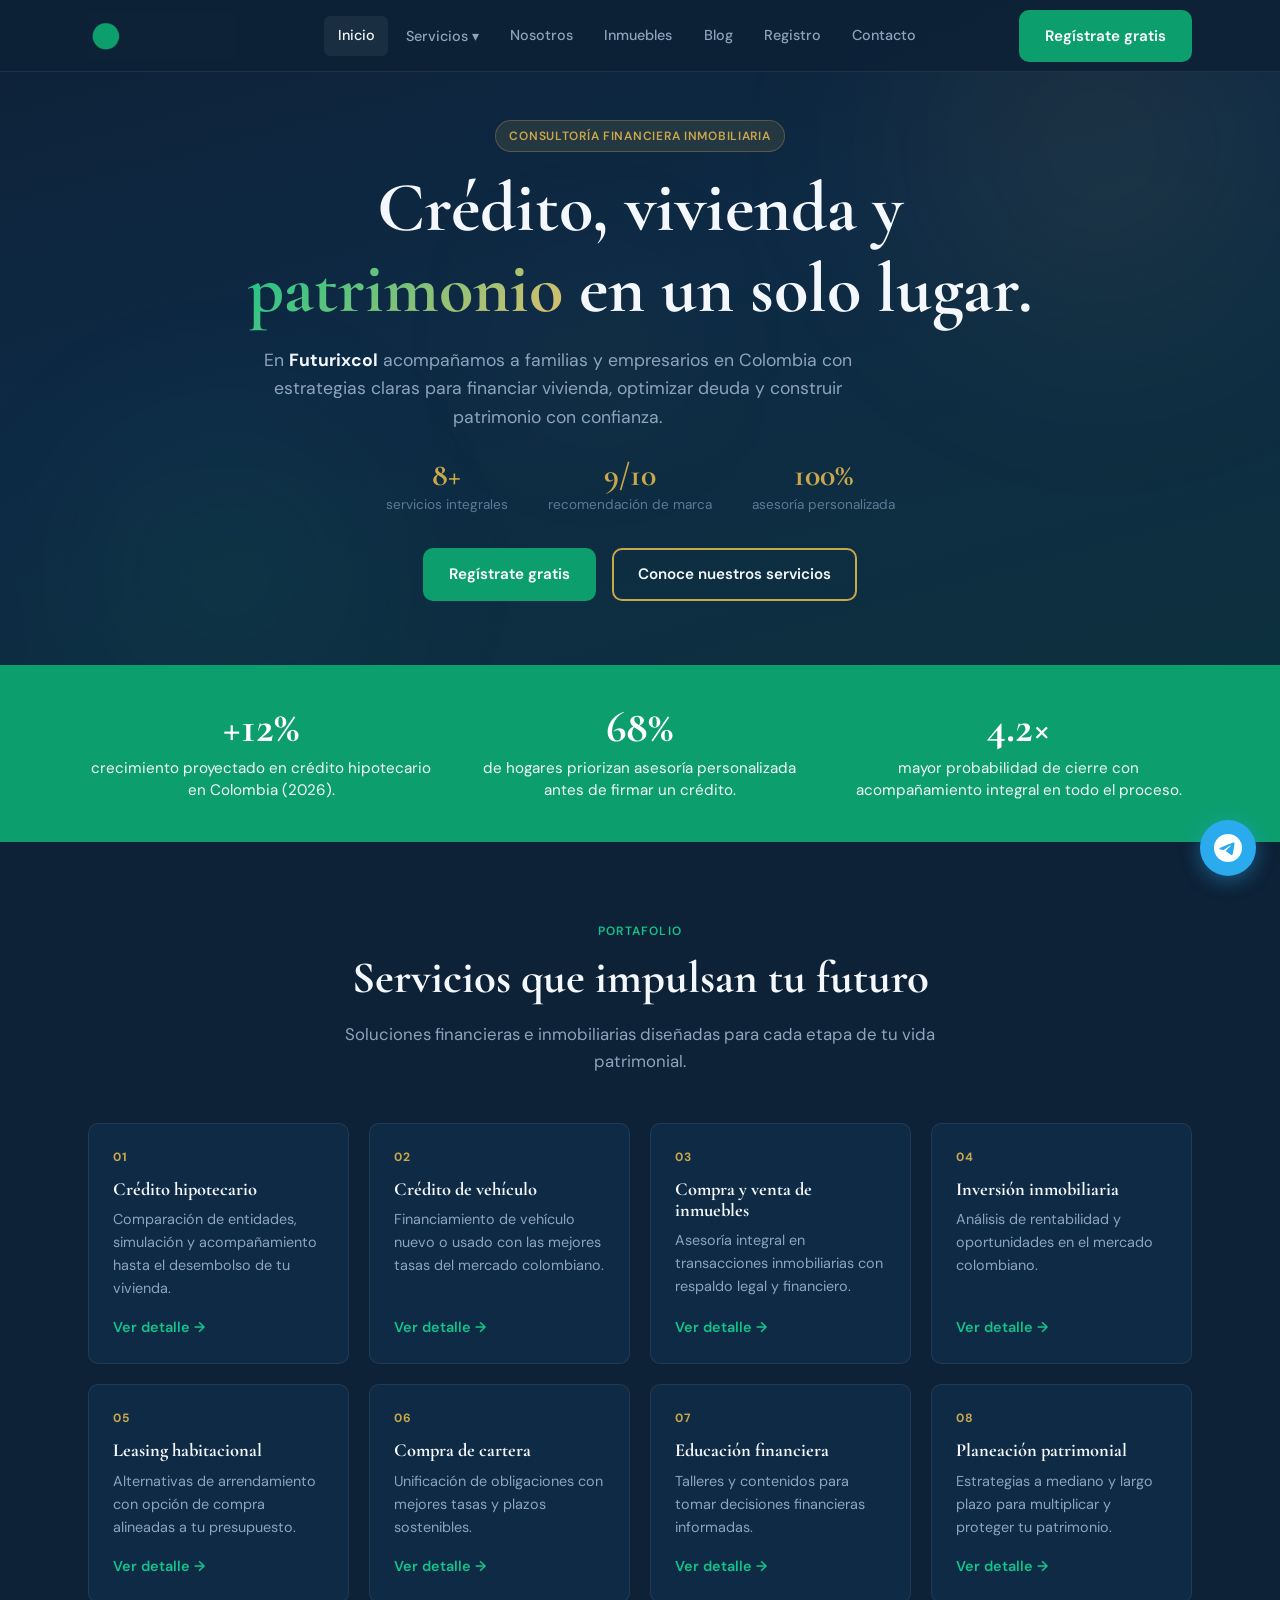
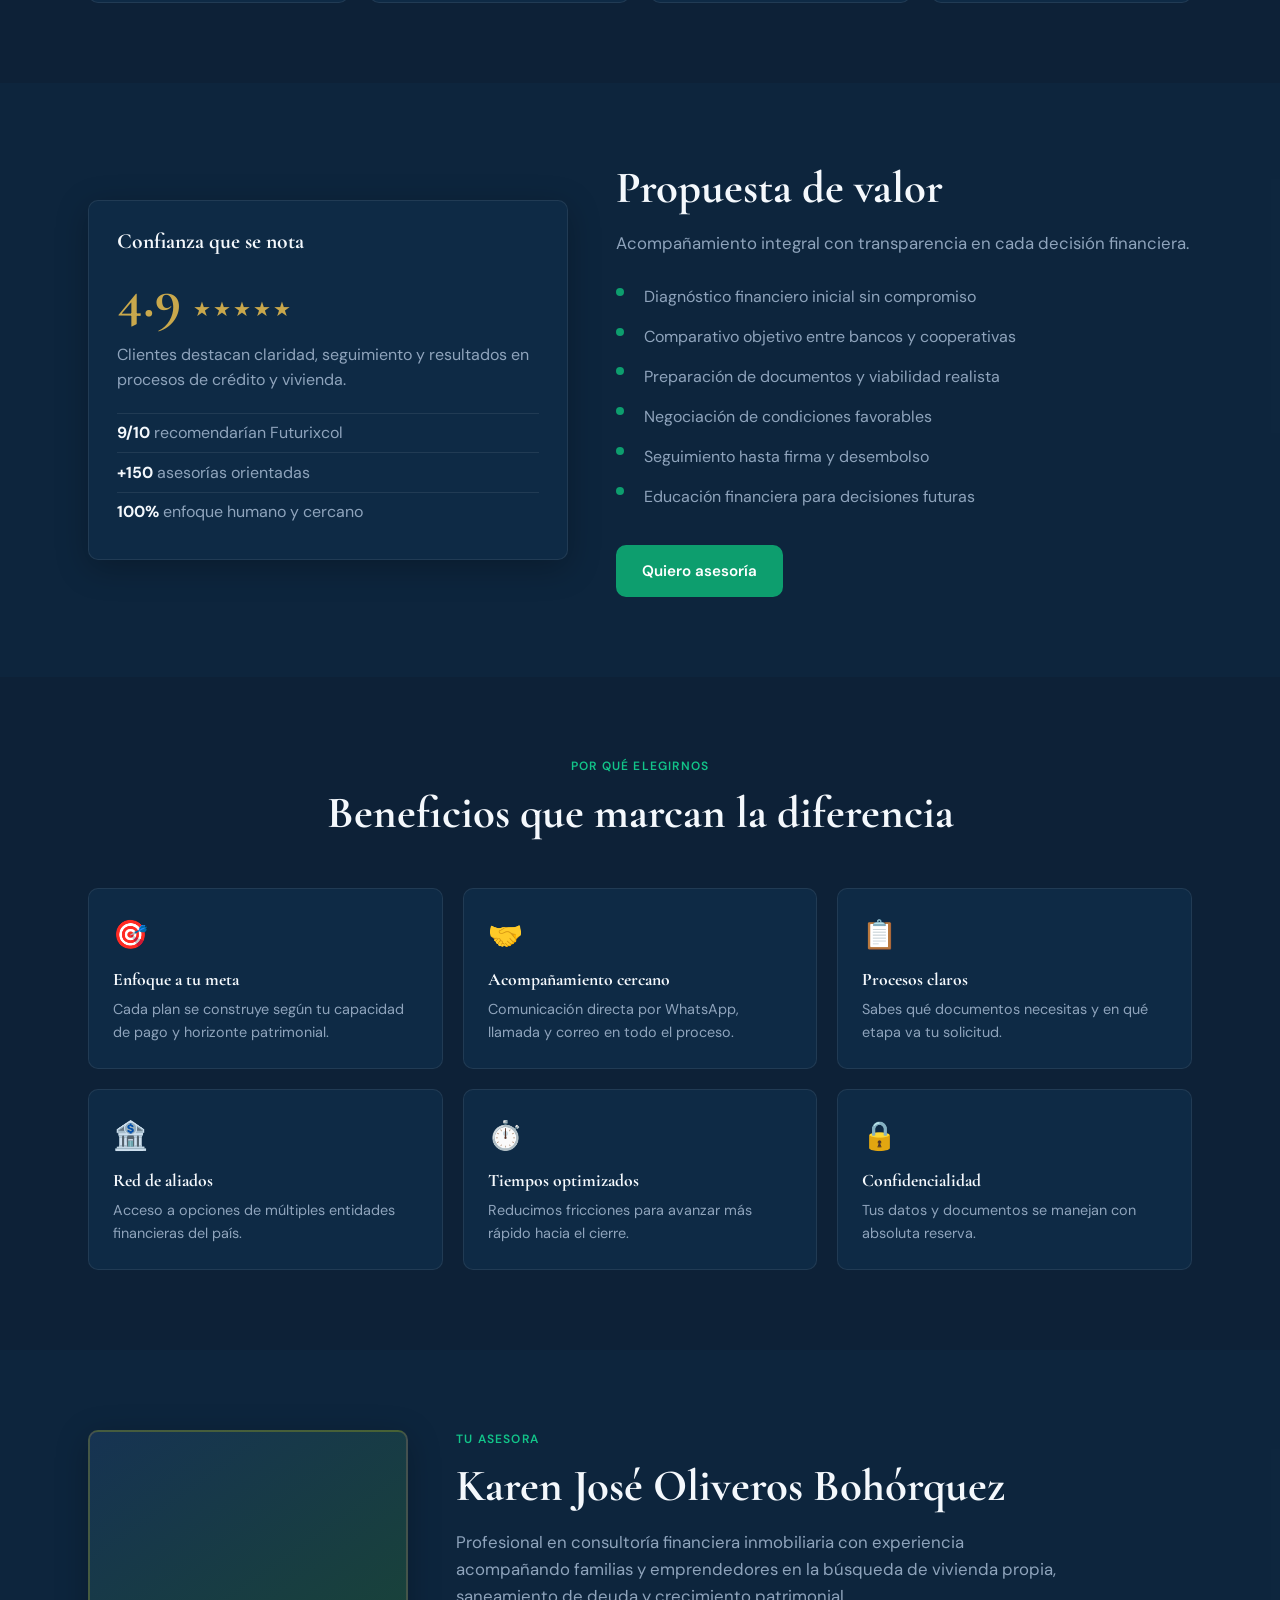
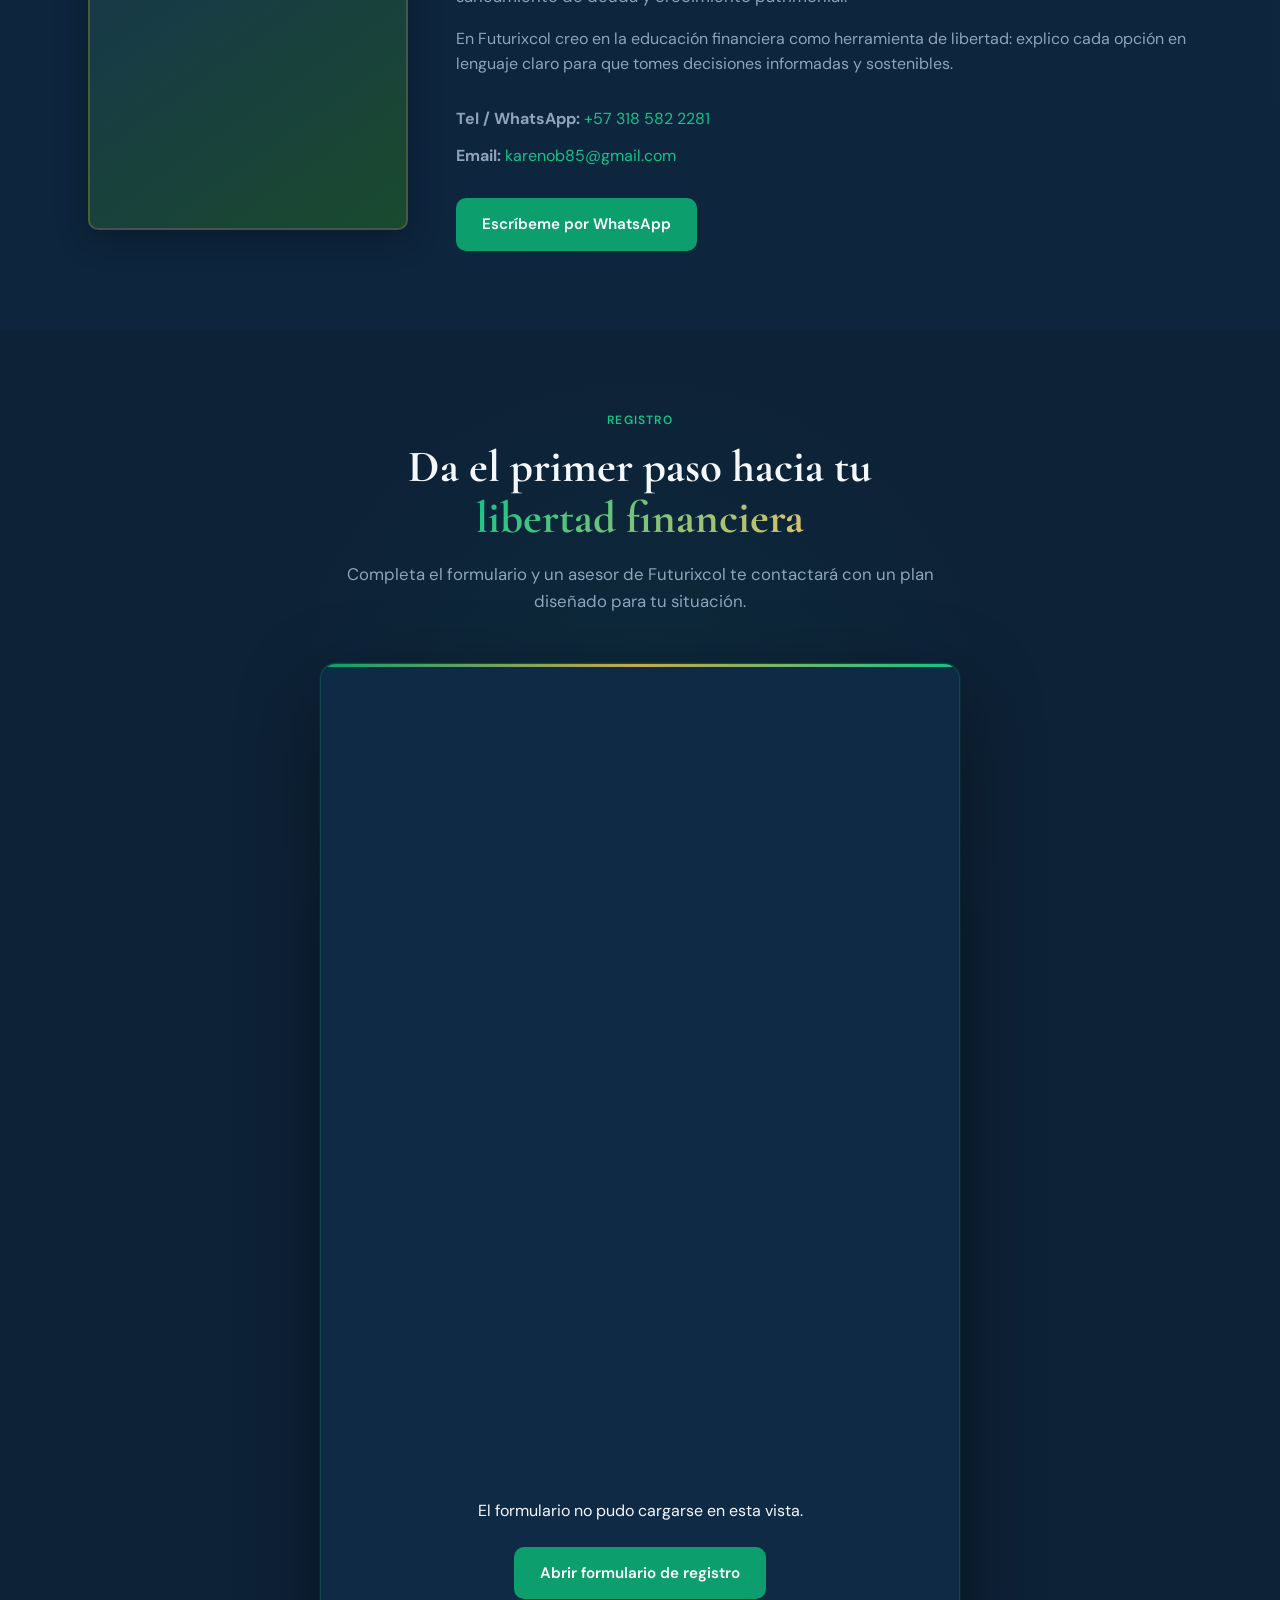
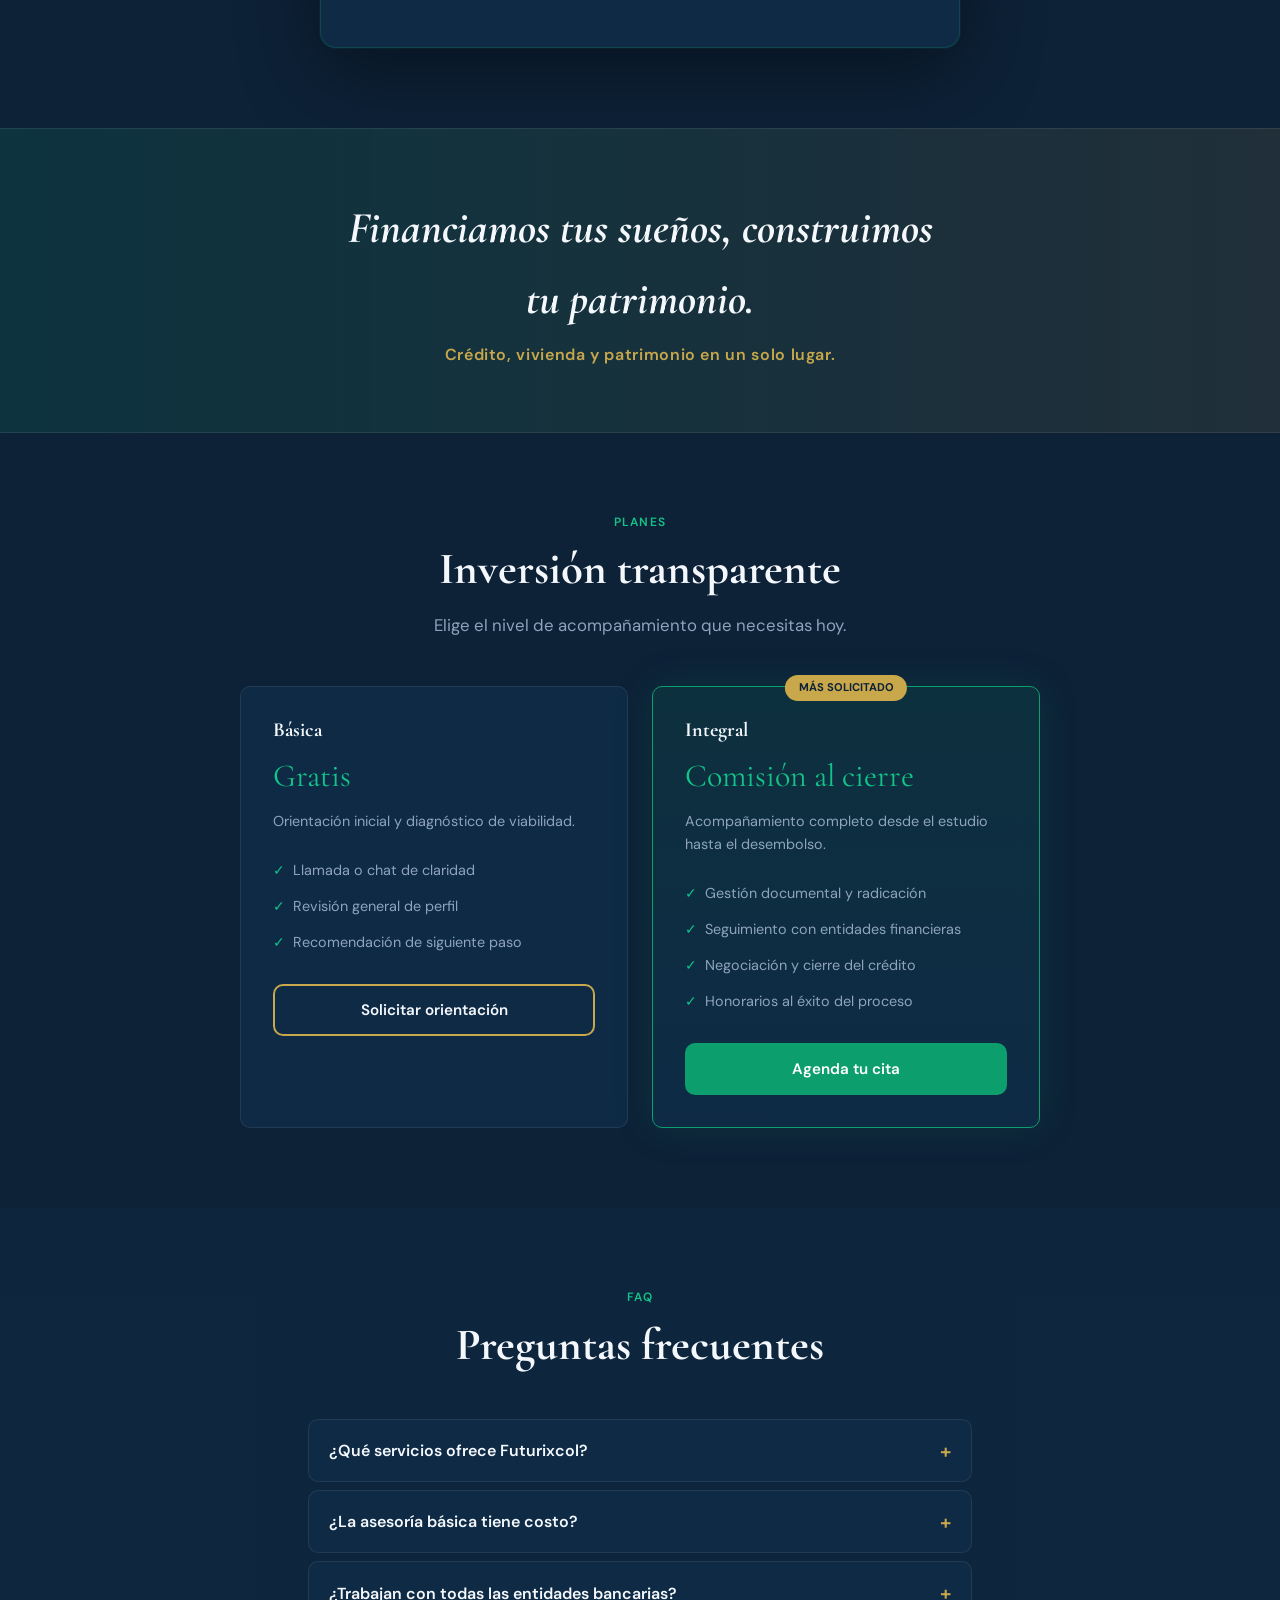
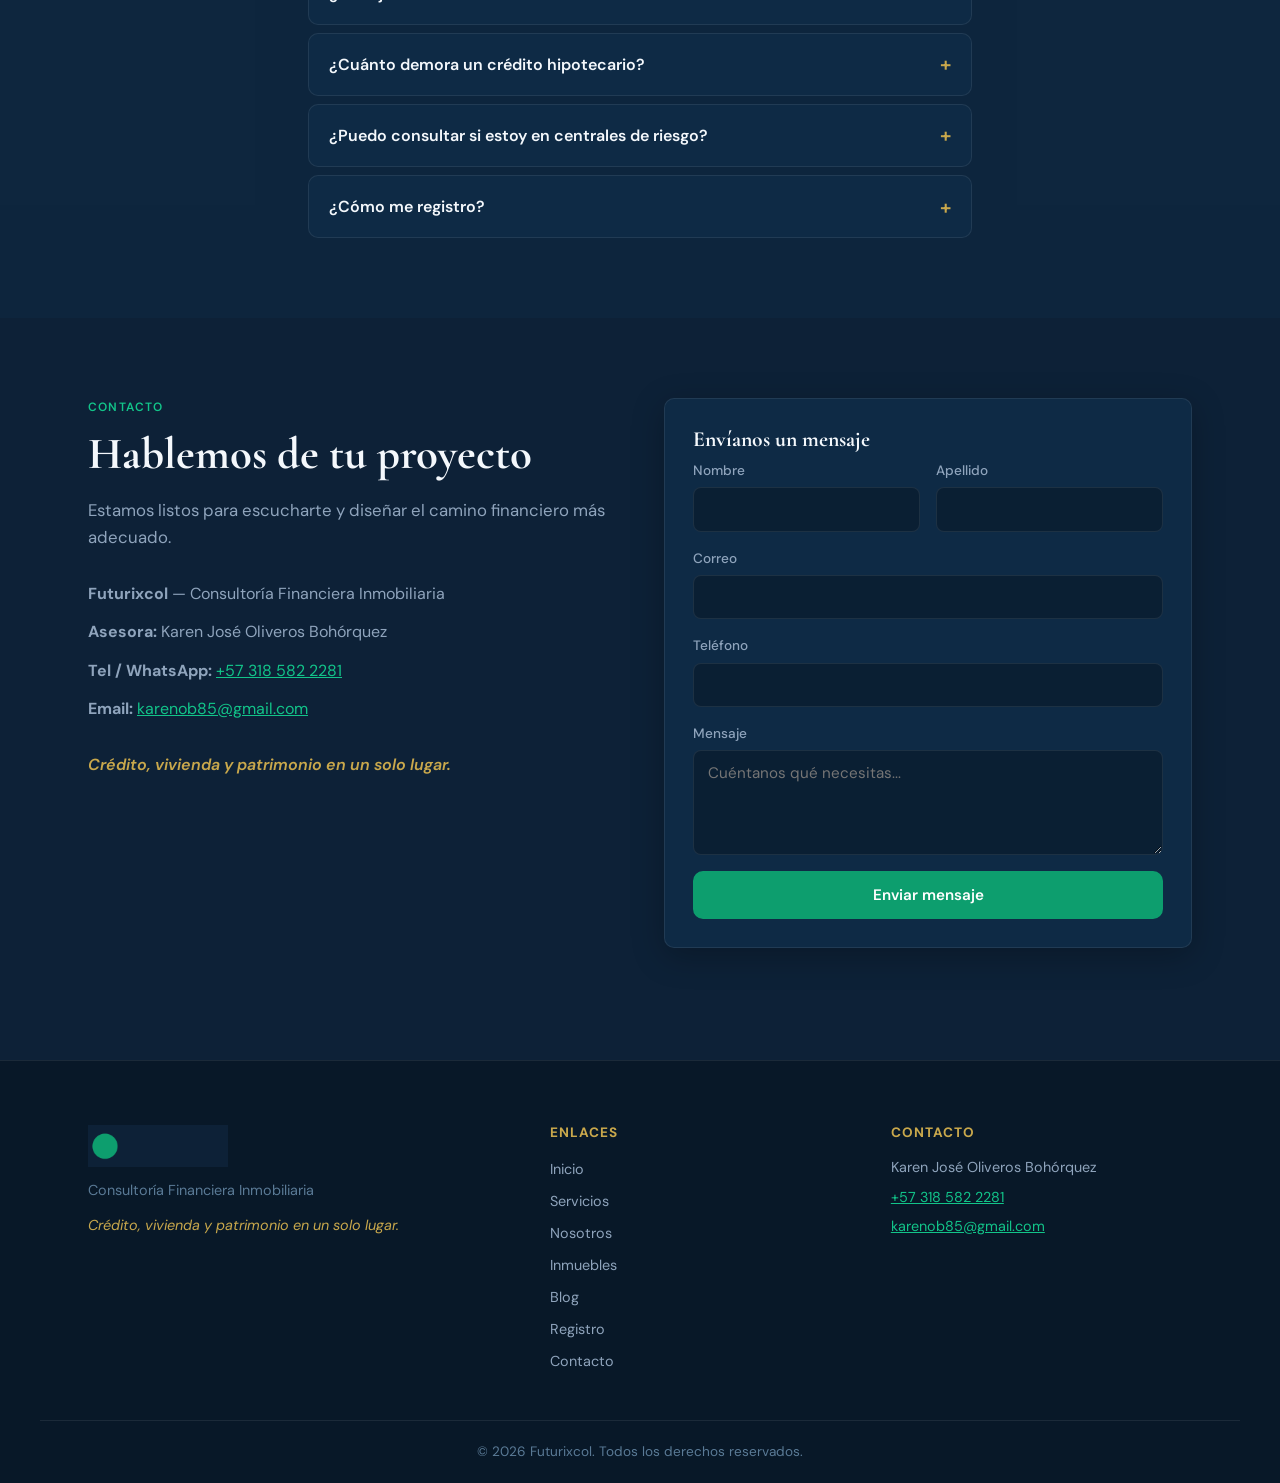
<file: index.html>
<!DOCTYPE html>
<html lang="es">
<head>
  <meta charset="UTF-8">
  <meta name="viewport" content="width=device-width, initial-scale=1.0">
  <meta name="description" content="Futurixcol — Consultoría Financiera Inmobiliaria. Crédito, vivienda y patrimonio en un solo lugar. Karen José Oliveros Bohórquez.">
  <title>Futurixcol | Consultoría Financiera Inmobiliaria</title>
  <link rel="preconnect" href="https://fonts.googleapis.com">
  <link rel="preconnect" href="https://fonts.gstatic.com" crossorigin>
  <link href="https://fonts.googleapis.com/css2?family=Cormorant+Garamond:ital,wght@0,500;0,600;0,700;1,500&family=DM+Sans:ital,opsz,wght@0,9..40,400;0,9..40,500;0,9..40,600;0,9..40,700;1,9..40,400&display=swap" rel="stylesheet">
  <link rel="stylesheet" href="assets/css/styles.css">
</head>
<body>
  <a class="skip-link" href="#contenido-principal">Saltar al contenido</a>

  <header class="site-header" id="inicio">
    <nav class="nav container" aria-label="Principal">
      <a class="nav__brand" href="index.html">
        <img src="assets/logo-futurixcol.png" alt="Futurixcol" width="160" height="48">
      </a>

      <button class="nav__toggle" type="button" aria-expanded="false" aria-controls="mobile-menu" aria-label="Abrir menú">
        <span class="nav__toggle-bar"></span>
        <span class="nav__toggle-bar"></span>
        <span class="nav__toggle-bar"></span>
      </button>

      <div class="nav__center">
        <ul class="nav__links">
          <li><a class="nav__link active" href="index.html">Inicio</a></li>
          <li class="nav__item--dropdown">
            <button class="nav__link nav__dropdown-trigger" type="button" aria-expanded="false" aria-haspopup="true">
              Servicios
              <span class="nav__chevron" aria-hidden="true">▾</span>
            </button>
            <ul class="nav__dropdown" role="menu">
              <li role="none"><a role="menuitem" href="servicios/credito-hipotecario.html">🏠 Crédito hipotecario</a></li>
              <li role="none"><a role="menuitem" href="servicios/credito-vehiculo.html">🚗 Crédito de vehículo</a></li>
              <li role="none"><a role="menuitem" href="servicios/compraventa-inmuebles.html">🏢 Compra y venta de inmuebles</a></li>
              <li role="none"><a role="menuitem" href="servicios/inversion-inmobiliaria.html">📈 Inversión inmobiliaria</a></li>
              <li role="none"><a role="menuitem" href="servicios/leasing-habitacional.html">🏛️ Leasing habitacional</a></li>
              <li role="none"><a role="menuitem" href="servicios/compra-cartera.html">💳 Compra de cartera</a></li>
              <li role="none"><a role="menuitem" href="servicios/educacion-financiera.html">📚 Educación financiera</a></li>
              <li role="none"><a role="menuitem" href="servicios/planeacion-patrimonial.html">🗂️ Planeación patrimonial</a></li>
            </ul>
          </li>
          <li><a class="nav__link" href="nosotros.html">Nosotros</a></li>
          <li><a class="nav__link" href="inmuebles.html">Inmuebles</a></li>
          <li><a class="nav__link" href="blog.html">Blog</a></li>
          <li><a class="nav__link" href="#registro">Registro</a></li>
          <li><a class="nav__link" href="contacto.html">Contacto</a></li>
        </ul>
      </div>

      <a class="btn btn--primary nav__cta" href="#registro">Regístrate gratis</a>

      <div class="mobile-menu" id="mobile-menu" hidden>
        <ul class="mobile-menu__links">
          <li><a class="active" href="index.html">Inicio</a></li>
          <li>
            <span class="mobile-menu__label">Servicios</span>
            <ul class="mobile-menu__sub">
              <li><a href="servicios/credito-hipotecario.html">🏠 Crédito hipotecario</a></li>
              <li><a href="servicios/credito-vehiculo.html">🚗 Crédito de vehículo</a></li>
              <li><a href="servicios/compraventa-inmuebles.html">🏢 Compra y venta de inmuebles</a></li>
              <li><a href="servicios/inversion-inmobiliaria.html">📈 Inversión inmobiliaria</a></li>
              <li><a href="servicios/leasing-habitacional.html">🏛️ Leasing habitacional</a></li>
              <li><a href="servicios/compra-cartera.html">💳 Compra de cartera</a></li>
              <li><a href="servicios/educacion-financiera.html">📚 Educación financiera</a></li>
              <li><a href="servicios/planeacion-patrimonial.html">🗂️ Planeación patrimonial</a></li>
            </ul>
          </li>
          <li><a href="nosotros.html">Nosotros</a></li>
          <li><a href="inmuebles.html">Inmuebles</a></li>
          <li><a href="blog.html">Blog</a></li>
          <li><a href="#registro">Registro</a></li>
          <li><a href="contacto.html">Contacto</a></li>
        </ul>
        <a class="btn btn--primary btn--block" href="#registro">Regístrate gratis</a>
      </div>
    </nav>
  </header>

  <main id="contenido-principal">

    <!-- ══════════════════════ HERO ══════════════════════ -->
    <section class="hero reveal" aria-labelledby="hero-title">
      <!-- Orbes decorativos animados -->
      <div class="hero__orb hero__orb--1" aria-hidden="true"></div>
      <div class="hero__orb hero__orb--2" aria-hidden="true"></div>
      <div class="hero__orb hero__orb--3" aria-hidden="true"></div>

      <div class="container hero__grid">
        <div class="hero__content">
          <span class="badge">Consultoría Financiera Inmobiliaria</span>
          <h1 id="hero-title" class="hero__title">
            Crédito, vivienda y<br>
            <span class="gradient-text">patrimonio</span> en un solo lugar.
          </h1>
          <p class="hero__subtitle">
            En <strong>Futurixcol</strong> acompañamos a familias y empresarios en Colombia con estrategias claras para financiar vivienda, optimizar deuda y construir patrimonio con confianza.
          </p>
          <ul class="hero__stats">
            <li>
              <span class="hero__stat-value">8+</span>
              <span class="hero__stat-label">servicios integrales</span>
            </li>
            <li>
              <span class="hero__stat-value">9/10</span>
              <span class="hero__stat-label">recomendación de marca</span>
            </li>
            <li>
              <span class="hero__stat-value">100%</span>
              <span class="hero__stat-label">asesoría personalizada</span>
            </li>
          </ul>
          <div class="hero__actions">
            <a class="btn btn--primary" href="#registro">Regístrate gratis</a>
            <a class="btn btn--outline" href="#servicios">Conoce nuestros servicios</a>
          </div>
        </div>

      </div>
    </section>

    <!-- ══════════════════════ DATA STRIP ══════════════════════ -->
    <section class="data-strip reveal" aria-label="Indicadores del mercado">
      <div class="container data-strip__grid">
        <article class="data-strip__item">
          <p class="data-strip__number">+12%</p>
          <p class="data-strip__text">crecimiento proyectado en crédito hipotecario en Colombia (2026).</p>
        </article>
        <article class="data-strip__item">
          <p class="data-strip__number">68%</p>
          <p class="data-strip__text">de hogares priorizan asesoría personalizada antes de firmar un crédito.</p>
        </article>
        <article class="data-strip__item">
          <p class="data-strip__number">4.2×</p>
          <p class="data-strip__text">mayor probabilidad de cierre con acompañamiento integral en todo el proceso.</p>
        </article>
      </div>
    </section>

    <!-- ══════════════════════ SERVICIOS ══════════════════════ -->
    <section class="section reveal" id="servicios" aria-labelledby="servicios-title">
      <div class="container">
        <header class="section__header">
          <span class="section__eyebrow">Portafolio</span>
          <h2 id="servicios-title" class="section__title">Servicios que impulsan tu futuro</h2>
          <p class="section__lead">Soluciones financieras e inmobiliarias diseñadas para cada etapa de tu vida patrimonial.</p>
        </header>
        <div class="services-grid">
          <article class="service-card">
            <span class="service-card__num">01</span>
            <h3 class="service-card__title">Crédito hipotecario</h3>
            <p class="service-card__text">Comparación de entidades, simulación y acompañamiento hasta el desembolso de tu vivienda.</p>
            <a class="service-card__link" href="servicios/credito-hipotecario.html">Ver detalle →</a>
          </article>
          <article class="service-card">
            <span class="service-card__num">02</span>
            <h3 class="service-card__title">Crédito de vehículo</h3>
            <p class="service-card__text">Financiamiento de vehículo nuevo o usado con las mejores tasas del mercado colombiano.</p>
            <a class="service-card__link" href="servicios/credito-vehiculo.html">Ver detalle →</a>
          </article>
          <article class="service-card">
            <span class="service-card__num">03</span>
            <h3 class="service-card__title">Compra y venta de inmuebles</h3>
            <p class="service-card__text">Asesoría integral en transacciones inmobiliarias con respaldo legal y financiero.</p>
            <a class="service-card__link" href="servicios/compraventa-inmuebles.html">Ver detalle →</a>
          </article>
          <article class="service-card">
            <span class="service-card__num">04</span>
            <h3 class="service-card__title">Inversión inmobiliaria</h3>
            <p class="service-card__text">Análisis de rentabilidad y oportunidades en el mercado colombiano.</p>
            <a class="service-card__link" href="servicios/inversion-inmobiliaria.html">Ver detalle →</a>
          </article>
          <article class="service-card">
            <span class="service-card__num">05</span>
            <h3 class="service-card__title">Leasing habitacional</h3>
            <p class="service-card__text">Alternativas de arrendamiento con opción de compra alineadas a tu presupuesto.</p>
            <a class="service-card__link" href="servicios/leasing-habitacional.html">Ver detalle →</a>
          </article>
          <article class="service-card">
            <span class="service-card__num">06</span>
            <h3 class="service-card__title">Compra de cartera</h3>
            <p class="service-card__text">Unificación de obligaciones con mejores tasas y plazos sostenibles.</p>
            <a class="service-card__link" href="servicios/compra-cartera.html">Ver detalle →</a>
          </article>
          <article class="service-card">
            <span class="service-card__num">07</span>
            <h3 class="service-card__title">Educación financiera</h3>
            <p class="service-card__text">Talleres y contenidos para tomar decisiones financieras informadas.</p>
            <a class="service-card__link" href="servicios/educacion-financiera.html">Ver detalle →</a>
          </article>
          <article class="service-card">
            <span class="service-card__num">08</span>
            <h3 class="service-card__title">Planeación patrimonial</h3>
            <p class="service-card__text">Estrategias a mediano y largo plazo para multiplicar y proteger tu patrimonio.</p>
            <a class="service-card__link" href="servicios/planeacion-patrimonial.html">Ver detalle →</a>
          </article>
        </div>
      </div>
    </section>

    <!-- ══════════════════════ VALOR ══════════════════════ -->
    <section class="section section--alt reveal" aria-labelledby="valor-title">
      <div class="container valor__grid">
        <article class="card ratings-card">
          <h2 id="valor-title" class="card__title">Confianza que se nota</h2>
          <div class="ratings-card__score" aria-label="Calificación 4.9 de 5">
            <span class="ratings-card__number">4.9</span>
            <span class="ratings-card__stars" aria-hidden="true">★★★★★</span>
          </div>
          <p class="ratings-card__text">Clientes destacan claridad, seguimiento y resultados en procesos de crédito y vivienda.</p>
          <ul class="ratings-card__list">
            <li><strong>9/10</strong> recomendarían Futurixcol</li>
            <li><strong>+150</strong> asesorías orientadas</li>
            <li><strong>100%</strong> enfoque humano y cercano</li>
          </ul>
        </article>
        <div class="valor__benefits">
          <h2 class="section__title section__title--left">Propuesta de valor</h2>
          <p class="section__lead section__lead--left">Acompañamiento integral con transparencia en cada decisión financiera.</p>
          <ul class="checklist">
            <li>Diagnóstico financiero inicial sin compromiso</li>
            <li>Comparativo objetivo entre bancos y cooperativas</li>
            <li>Preparación de documentos y viabilidad realista</li>
            <li>Negociación de condiciones favorables</li>
            <li>Seguimiento hasta firma y desembolso</li>
            <li>Educación financiera para decisiones futuras</li>
          </ul>
          <a class="btn btn--primary" href="#registro">Quiero asesoría</a>
        </div>
      </div>
    </section>

    <!-- ══════════════════════ HIGHLIGHTS ══════════════════════ -->
    <section class="section reveal" aria-labelledby="highlights-title">
      <div class="container">
        <header class="section__header">
          <span class="section__eyebrow">Por qué elegirnos</span>
          <h2 id="highlights-title" class="section__title">Beneficios que marcan la diferencia</h2>
        </header>
        <div class="highlights-grid">
          <article class="highlight-card">
            <span class="highlight-card__icon" aria-hidden="true">🎯</span>
            <h3 class="highlight-card__title">Enfoque a tu meta</h3>
            <p>Cada plan se construye según tu capacidad de pago y horizonte patrimonial.</p>
          </article>
          <article class="highlight-card">
            <span class="highlight-card__icon" aria-hidden="true">🤝</span>
            <h3 class="highlight-card__title">Acompañamiento cercano</h3>
            <p>Comunicación directa por WhatsApp, llamada y correo en todo el proceso.</p>
          </article>
          <article class="highlight-card">
            <span class="highlight-card__icon" aria-hidden="true">📋</span>
            <h3 class="highlight-card__title">Procesos claros</h3>
            <p>Sabes qué documentos necesitas y en qué etapa va tu solicitud.</p>
          </article>
          <article class="highlight-card">
            <span class="highlight-card__icon" aria-hidden="true">🏦</span>
            <h3 class="highlight-card__title">Red de aliados</h3>
            <p>Acceso a opciones de múltiples entidades financieras del país.</p>
          </article>
          <article class="highlight-card">
            <span class="highlight-card__icon" aria-hidden="true">⏱️</span>
            <h3 class="highlight-card__title">Tiempos optimizados</h3>
            <p>Reducimos fricciones para avanzar más rápido hacia el cierre.</p>
          </article>
          <article class="highlight-card">
            <span class="highlight-card__icon" aria-hidden="true">🔒</span>
            <h3 class="highlight-card__title">Confidencialidad</h3>
            <p>Tus datos y documentos se manejan con absoluta reserva.</p>
          </article>
        </div>
      </div>
    </section>

    <!-- ══════════════════════ ASESORA ══════════════════════ -->
    <section class="section section--alt reveal" id="asesora" aria-labelledby="asesora-title">
      <div class="container asesora__grid">
        <div class="asesora__media">
          <div class="asesora__avatar" role="img" aria-label="Foto de Karen José Oliveros Bohórquez"></div>
        </div>
        <div class="asesora__content">
          <span class="section__eyebrow">Tu asesora</span>
          <h2 id="asesora-title" class="section__title section__title--left">Karen José Oliveros Bohórquez</h2>
          <p class="section__lead section__lead--left">
            Profesional en consultoría financiera inmobiliaria con experiencia acompañando familias y emprendedores en la búsqueda de vivienda propia, saneamiento de deuda y crecimiento patrimonial.
          </p>
          <p>
            En Futurixcol creo en la educación financiera como herramienta de libertad: explico cada opción en lenguaje claro para que tomes decisiones informadas y sostenibles.
          </p>
          <ul class="asesora__contact">
            <li><strong>Tel / WhatsApp:</strong> <a href="tel:+573185822281">+57 318 582 2281</a></li>
            <li><strong>Email:</strong> <a href="mailto:karenob85@gmail.com">karenob85@gmail.com</a></li>
          </ul>
          <a class="btn btn--primary" href="https://wa.me/573185822281" target="_blank" rel="noopener noreferrer">Escríbeme por WhatsApp</a>
        </div>
      </div>
    </section>

    <!-- ══════════════════════ REGISTRO / GOOGLE FORM ══════════════════════ -->
    <section class="section registro-section reveal" id="registro" aria-labelledby="registro-title">
      <div class="container">
        <header class="section__header">
          <span class="section__eyebrow">Registro</span>
          <h2 id="registro-title" class="section__title">
            Da el primer paso hacia tu<br>
            <span class="gradient-text">libertad financiera</span>
          </h2>
          <p class="section__lead">
            Completa el formulario y un asesor de Futurixcol te contactará con un plan diseñado para tu situación.
          </p>
        </header>

        <div class="gform-wrapper">
          <iframe
            id="gform-iframe"
            src="https://docs.google.com/forms/d/e/1FAIpQLScbgBozn7oQSY19_V-fN3M69TrVtZi6xArNLtVC4bTdoLM77Q/viewform?embedded=true"
            width="640"
            height="786"
            frameborder="0"
            marginheight="0"
            marginwidth="0">
            Loading…
          </iframe>
          <div class="gform-fallback" id="gform-fallback" hidden>
            <p>El formulario no pudo cargarse en esta vista.</p>
            <a
              href="https://docs.google.com/forms/d/e/1FAIpQLScbgBozn7oQSY19_V-fN3M69TrVtZi6xArNLtVC4bTdoLM77Q/viewform"
              target="_blank"
              rel="noopener noreferrer"
              class="btn btn--primary">
              Abrir formulario de registro
            </a>
          </div>
        </div>
      </div>
    </section>

    <!-- ══════════════════════ ESLOGAN ══════════════════════ -->
    <section class="eslogan reveal" aria-label="Eslogan corporativo">
      <div class="container eslogan__inner">
        <p class="eslogan__quote">Financiamos tus sueños, construimos tu patrimonio.</p>
        <p class="eslogan__tagline">Crédito, vivienda y patrimonio en un solo lugar.</p>
      </div>
    </section>

    <!-- ══════════════════════ PRECIOS ══════════════════════ -->
    <section class="section reveal" id="precios" aria-labelledby="precios-title">
      <div class="container">
        <header class="section__header">
          <span class="section__eyebrow">Planes</span>
          <h2 id="precios-title" class="section__title">Inversión transparente</h2>
          <p class="section__lead">Elige el nivel de acompañamiento que necesitas hoy.</p>
        </header>
        <div class="pricing-grid">
          <article class="pricing-card">
            <h3 class="pricing-card__name">Básica</h3>
            <p class="pricing-card__price">Gratis</p>
            <p class="pricing-card__desc">Orientación inicial y diagnóstico de viabilidad.</p>
            <ul class="pricing-card__features">
              <li>Llamada o chat de claridad</li>
              <li>Revisión general de perfil</li>
              <li>Recomendación de siguiente paso</li>
            </ul>
            <a class="btn btn--outline btn--block" href="#registro">Solicitar orientación</a>
          </article>
          <article class="pricing-card pricing-card--featured">
            <span class="pricing-card__badge">Más solicitado</span>
            <h3 class="pricing-card__name">Integral</h3>
            <p class="pricing-card__price">Comisión al cierre</p>
            <p class="pricing-card__desc">Acompañamiento completo desde el estudio hasta el desembolso.</p>
            <ul class="pricing-card__features">
              <li>Gestión documental y radicación</li>
              <li>Seguimiento con entidades financieras</li>
              <li>Negociación y cierre del crédito</li>
              <li>Honorarios al éxito del proceso</li>
            </ul>
            <a class="btn btn--primary btn--block" href="#registro">Agenda tu cita</a>
          </article>
        </div>
      </div>
    </section>

    <!-- ══════════════════════ FAQ ══════════════════════ -->
    <section class="section section--alt reveal" id="faq" aria-labelledby="faq-title">
      <div class="container container--narrow">
        <header class="section__header">
          <span class="section__eyebrow">FAQ</span>
          <h2 id="faq-title" class="section__title">Preguntas frecuentes</h2>
        </header>
        <div class="faq-list">
          <div class="faq-item">
            <button class="faq-q" type="button">¿Qué servicios ofrece Futurixcol?</button>
            <div class="faq-a"><p>Ocho líneas integrales: crédito hipotecario, crédito de vehículo, compra y venta de inmuebles, inversión inmobiliaria, leasing habitacional, compra de cartera, educación financiera y planeación patrimonial.</p></div>
          </div>
          <div class="faq-item">
            <button class="faq-q" type="button">¿La asesoría básica tiene costo?</button>
            <div class="faq-a"><p>La orientación inicial es gratuita. El plan integral se cobra con comisión al cierre, cuando el crédito o trámite se concreta exitosamente.</p></div>
          </div>
          <div class="faq-item">
            <button class="faq-q" type="button">¿Trabajan con todas las entidades bancarias?</button>
            <div class="faq-a"><p>Analizamos opciones en el mercado colombiano y presentamos comparativos objetivos según tu perfil y objetivo.</p></div>
          </div>
          <div class="faq-item">
            <button class="faq-q" type="button">¿Cuánto demora un crédito hipotecario?</button>
            <div class="faq-a"><p>Depende de la entidad y de la documentación. Con acompañamiento integral, los tiempos suelen reducirse al evitar reprocesos.</p></div>
          </div>
          <div class="faq-item">
            <button class="faq-q" type="button">¿Puedo consultar si estoy en centrales de riesgo?</button>
            <div class="faq-a"><p>Sí. Revisamos tu historial y diseñamos un plan para mejorar viabilidad antes de radicar.</p></div>
          </div>
          <div class="faq-item">
            <button class="faq-q" type="button">¿Cómo me registro?</button>
            <div class="faq-a"><p>Completa el formulario de registro en esta misma página, llama al +57 318 582 2281 o escríbenos por WhatsApp para coordinar fecha y hora.</p></div>
          </div>
        </div>
      </div>
    </section>

    <!-- ══════════════════════ CONTACTO ══════════════════════ -->
    <section class="section reveal" id="contacto" aria-labelledby="contacto-title">
      <div class="container contacto__grid">
        <div class="contacto__info">
          <span class="section__eyebrow">Contacto</span>
          <h2 id="contacto-title" class="section__title section__title--left">Hablemos de tu proyecto</h2>
          <p class="section__lead section__lead--left">Estamos listos para escucharte y diseñar el camino financiero más adecuado.</p>
          <ul class="contacto__list">
            <li><strong>Futurixcol</strong> — Consultoría Financiera Inmobiliaria</li>
            <li><strong>Asesora:</strong> Karen José Oliveros Bohórquez</li>
            <li><strong>Tel / WhatsApp:</strong> <a href="tel:+573185822281">+57 318 582 2281</a></li>
            <li><strong>Email:</strong> <a href="mailto:karenob85@gmail.com">karenob85@gmail.com</a></li>
          </ul>
          <p class="contacto__slogan">Crédito, vivienda y patrimonio en un solo lugar.</p>
        </div>
        <div class="card contacto__form-wrap">
          <h3 class="card__title">Envíanos un mensaje</h3>
          <form class="form" data-prevent-default action="#" method="post">
            <div class="form__row form__row--2">
              <div class="form__group">
                <label for="contacto-nombre">Nombre</label>
                <input type="text" id="contacto-nombre" name="nombre" required>
              </div>
              <div class="form__group">
                <label for="contacto-apellido">Apellido</label>
                <input type="text" id="contacto-apellido" name="apellido" required>
              </div>
            </div>
            <div class="form__group">
              <label for="contacto-email">Correo</label>
              <input type="email" id="contacto-email" name="email" required>
            </div>
            <div class="form__group">
              <label for="contacto-telefono">Teléfono</label>
              <input type="tel" id="contacto-telefono" name="telefono" required>
            </div>
            <div class="form__group">
              <label for="contacto-mensaje">Mensaje</label>
              <textarea id="contacto-mensaje" name="mensaje" rows="4" required placeholder="Cuéntanos qué necesitas..."></textarea>
            </div>
            <button type="submit" class="btn btn--primary btn--block">Enviar mensaje</button>
          </form>
        </div>
      </div>
    </section>
  </main>

  <footer class="site-footer reveal">
    <div class="container footer__grid">
      <div class="footer__brand">
        <a href="index.html">
          <img src="assets/logo-futurixcol.png" alt="Futurixcol" width="140" height="42">
        </a>
        <p>Consultoría Financiera Inmobiliaria</p>
        <p class="footer__slogan">Crédito, vivienda y patrimonio en un solo lugar.</p>
      </div>
      <nav class="footer__nav" aria-label="Enlaces del sitio">
        <h3 class="footer__heading">Enlaces</h3>
        <ul>
          <li><a href="index.html">Inicio</a></li>
          <li><a href="servicios.html">Servicios</a></li>
          <li><a href="nosotros.html">Nosotros</a></li>
          <li><a href="inmuebles.html">Inmuebles</a></li>
          <li><a href="blog.html">Blog</a></li>
          <li><a href="#registro">Registro</a></li>
          <li><a href="contacto.html">Contacto</a></li>
        </ul>
      </nav>
      <div class="footer__contact">
        <h3 class="footer__heading">Contacto</h3>
        <p>Karen José Oliveros Bohórquez</p>
        <p><a href="tel:+573185822281">+57 318 582 2281</a></p>
        <p><a href="mailto:karenob85@gmail.com">karenob85@gmail.com</a></p>
      </div>
    </div>
    <div class="footer__bottom container">
      <p>&copy; 2026 Futurixcol. Todos los derechos reservados.</p>
    </div>
  </footer>

  <a class="telegram-float" href="https://t.me/Futurixcol_bot" target="_blank" rel="noopener noreferrer" aria-label="Contactar por Telegram">
    <span aria-hidden="true">Telegram</span>
  </a>

  <script src="assets/js/main.js"></script>
</body>
</html>
</file>
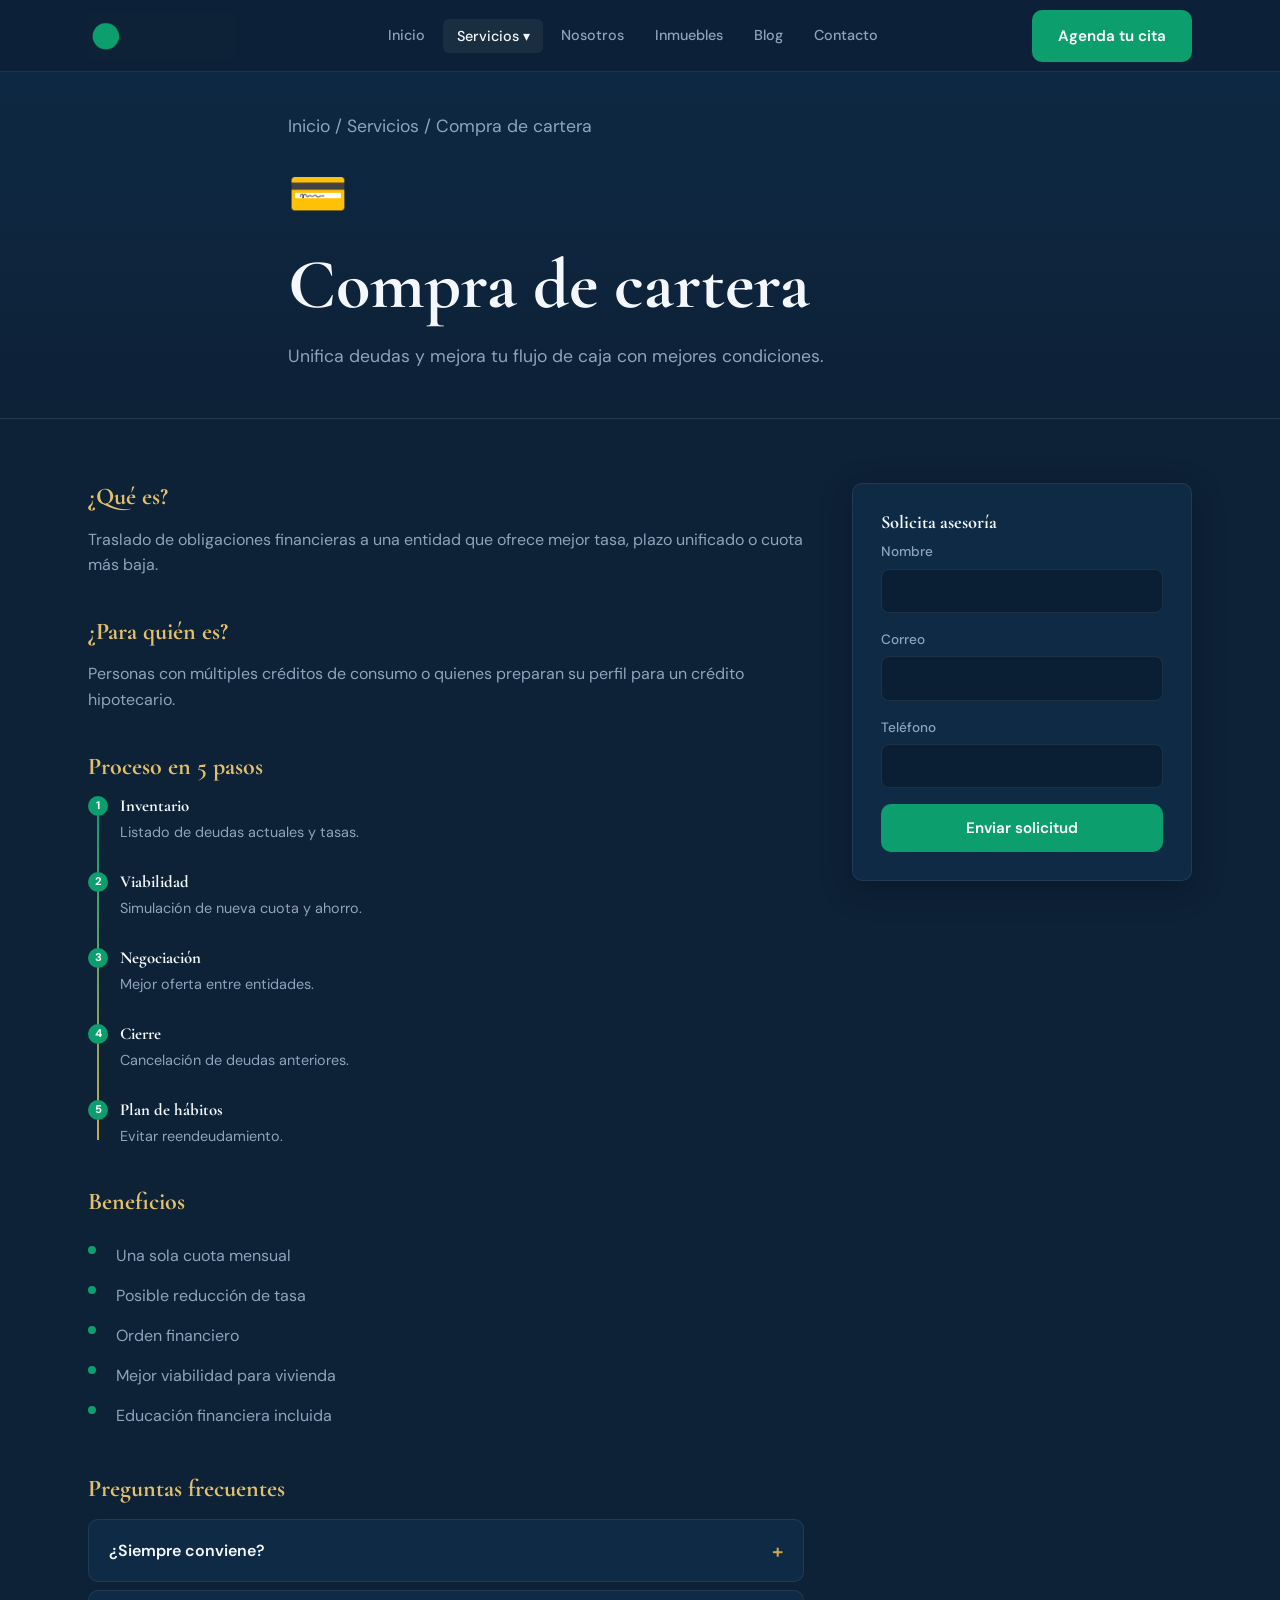
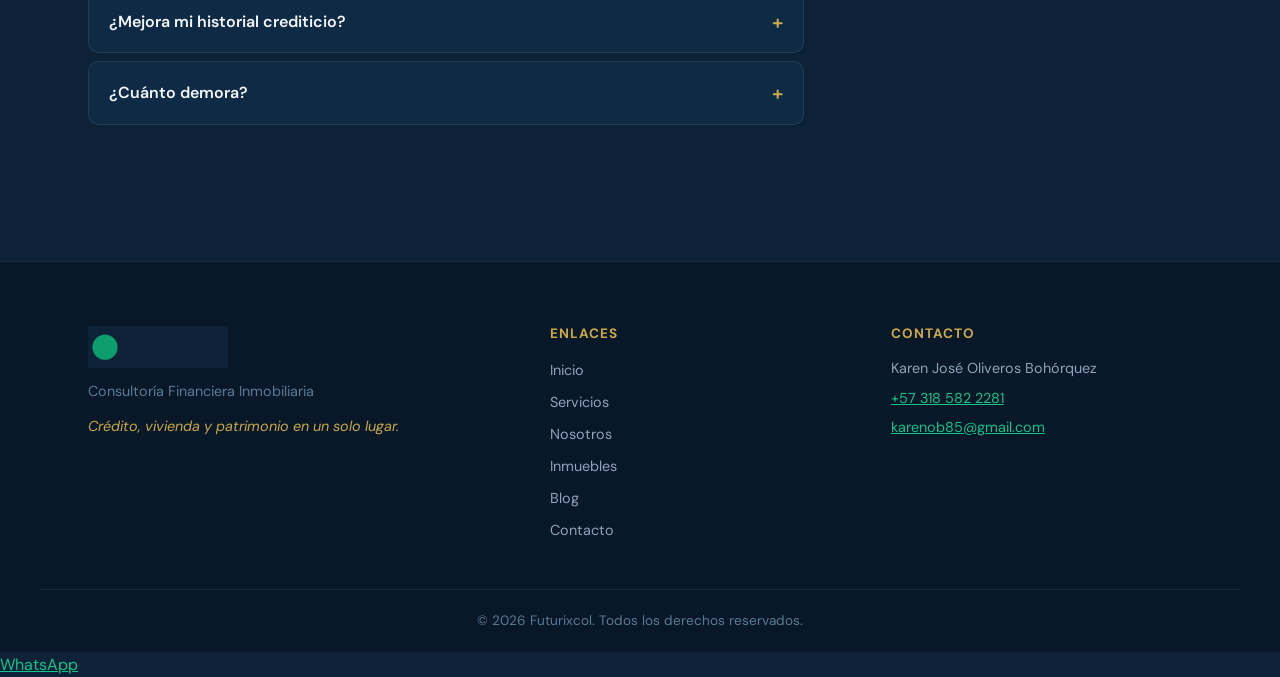
<file: servicios/compra-cartera.html>
﻿<!DOCTYPE html>
<html lang="es">
<head>
  <meta charset="UTF-8">
  <meta name="viewport" content="width=device-width, initial-scale=1.0">
  <meta name="description" content="Compra de cartera y unificación de deudas. Futurixcol Colombia.">
  <title>Compra de cartera | Futurixcol</title>
  <link rel="preconnect" href="https://fonts.googleapis.com">
  <link rel="preconnect" href="https://fonts.gstatic.com" crossorigin>
  <link href="https://fonts.googleapis.com/css2?family=Cormorant+Garamond:ital,wght@0,500;0,600;0,700;1,500&family=DM+Sans:ital,opsz,wght@0,9..40,400;0,9..40,500;0,9..40,600;0,9..40,700&display=swap" rel="stylesheet">
  <link rel="stylesheet" href="../assets/css/styles.css">
</head>
<body>
  <header class="site-header">
    <nav class="nav container" aria-label="Principal">
      <a class="nav__brand" href="../index.html"><img src="../assets/logo-futurixcol.png" alt="Futurixcol" width="160" height="48"></a>
      <button class="nav__toggle" type="button" aria-expanded="false" aria-controls="mobile-menu" aria-label="Abrir menú"><span class="nav__toggle-bar"></span><span class="nav__toggle-bar"></span><span class="nav__toggle-bar"></span></button>
      <div class="nav__center">
        <ul class="nav__links">
          <li><a class="nav__link" href="../index.html">Inicio</a></li>
          <li class="nav__item--dropdown">
            <button class="nav__link nav__dropdown-trigger active" type="button" aria-expanded="false">Servicios <span aria-hidden="true">▾</span></button>
            <ul class="nav__dropdown">
              <li><a href="credito-hipotecario.html">🏠 Crédito hipotecario</a></li>
              <li><a href="credito-vehiculo.html">🚗 Crédito de vehículo</a></li>
              <li><a href="compraventa-inmuebles.html">🏢 Compra y venta</a></li>
              <li><a href="inversion-inmobiliaria.html">📈 Inversión inmobiliaria</a></li>
              <li><a href="leasing-habitacional.html">🏛️ Leasing habitacional</a></li>
              <li><a href="compra-cartera.html">💳 Compra de cartera</a></li>
              <li><a href="educacion-financiera.html">📚 Educación financiera</a></li>
              <li><a href="planeacion-patrimonial.html">🗂️ Planeación patrimonial</a></li>
            </ul>
          </li>
          <li><a class="nav__link" href="../nosotros.html">Nosotros</a></li>
          <li><a class="nav__link" href="../inmuebles.html">Inmuebles</a></li>
          <li><a class="nav__link" href="../blog.html">Blog</a></li>
          <li><a class="nav__link" href="../contacto.html">Contacto</a></li>
        </ul>
      </div>
      <a class="btn btn--primary nav__cta" href="../contacto.html">Agenda tu cita</a>
      <div class="mobile-menu" id="mobile-menu" hidden>
        <ul class="mobile-menu__links">
          <li><a href="../index.html">Inicio</a></li>
          <li><span class="mobile-menu__label">Servicios</span><ul class="mobile-menu__sub"><li><a href="credito-hipotecario.html">Crédito hipotecario</a></li><li><a href="credito-vehiculo.html">Crédito vehículo</a></li><li><a href="compraventa-inmuebles.html">Compraventa</a></li><li><a href="inversion-inmobiliaria.html">Inversión</a></li><li><a href="leasing-habitacional.html">Leasing</a></li><li><a href="compra-cartera.html">Compra cartera</a></li><li><a href="educacion-financiera.html">Educación</a></li><li><a href="planeacion-patrimonial.html">Patrimonio</a></li></ul></li>
          <li><a href="../nosotros.html">Nosotros</a></li><li><a href="../inmuebles.html">Inmuebles</a></li><li><a href="../blog.html">Blog</a></li><li><a href="../contacto.html">Contacto</a></li>
        </ul>
        <a class="btn btn--primary btn--block" href="../contacto.html">Agenda tu cita</a>
      </div>
    </nav>
  </header>
  <main>
    <section class="page-hero page-hero--left reveal">
      <div class="container">
        <p class="breadcrumb"><a href="../index.html">Inicio</a> / <a href="../servicios.html">Servicios</a> / Compra de cartera</p>
        <span class="page-hero__icon" aria-hidden="true">💳</span>
        <h1>Compra de cartera</h1>
        <p>Unifica deudas y mejora tu flujo de caja con mejores condiciones.</p>
      </div>
    </section>
    <section class="service-detail reveal">
      <div class="container service-detail__layout">
        <div class="service-detail__main">
          <div class="service-detail__block"><h2>¿Qué es?</h2><p>Traslado de obligaciones financieras a una entidad que ofrece mejor tasa, plazo unificado o cuota más baja.</p></div>
          <div class="service-detail__block"><h2>¿Para quién es?</h2><p>Personas con múltiples créditos de consumo o quienes preparan su perfil para un crédito hipotecario.</p></div>
          <div class="service-detail__block"><h2>Proceso en 5 pasos</h2>
            <ol class="timeline">
              <li class="timeline__item"><span class="timeline__num">1</span><h4 class="timeline__title">Inventario</h4><p class="timeline__text">Listado de deudas actuales y tasas.</p></li>
              <li class="timeline__item"><span class="timeline__num">2</span><h4 class="timeline__title">Viabilidad</h4><p class="timeline__text">Simulación de nueva cuota y ahorro.</p></li>
              <li class="timeline__item"><span class="timeline__num">3</span><h4 class="timeline__title">Negociación</h4><p class="timeline__text">Mejor oferta entre entidades.</p></li>
              <li class="timeline__item"><span class="timeline__num">4</span><h4 class="timeline__title">Cierre</h4><p class="timeline__text">Cancelación de deudas anteriores.</p></li>
              <li class="timeline__item"><span class="timeline__num">5</span><h4 class="timeline__title">Plan de hábitos</h4><p class="timeline__text">Evitar reendeudamiento.</p></li>
            </ol>
          </div>
          <div class="service-detail__block"><h2>Beneficios</h2><ul class="checklist"><li>Una sola cuota mensual</li><li>Posible reducción de tasa</li><li>Orden financiero</li><li>Mejor viabilidad para vivienda</li><li>Educación financiera incluida</li></ul></div>
          <div class="service-detail__block"><h2>Preguntas frecuentes</h2>
            <div class="faq-list">
              <div class="faq-item"><button class="faq-q" type="button">¿Siempre conviene?</button><div class="faq-a"><p>No; solo si hay ahorro real en costo total o alivianamiento sostenible.</p></div></div>
              <div class="faq-item"><button class="faq-q" type="button">¿Mejora mi historial crediticio?</button><div class="faq-a"><p>Sí, al cumplir puntualmente la nueva obligación.</p></div></div>
              <div class="faq-item"><button class="faq-q" type="button">¿Cuánto demora?</button><div class="faq-a"><p>Entre 1 y 3 semanas según entidad y documentación.</p></div></div>
            </div>
          </div>
        </div>
        <aside class="service-detail__sidebar">
          <div class="card">
            <h3 class="card__title">Solicita asesoría</h3>
            <form class="form" data-prevent-default action="#" method="post">
              <div class="form__group"><label for="n-cc">Nombre</label><input type="text" id="n-cc" name="nombre" required></div>
              <div class="form__group"><label for="e-cc">Correo</label><input type="email" id="e-cc" name="email" required></div>
              <div class="form__group"><label for="t-cc">Teléfono</label><input type="tel" id="t-cc" name="telefono" required></div>
              <input type="hidden" name="servicio" value="compra-cartera">
              <button type="submit" class="btn btn--primary btn--block">Enviar solicitud</button>
            </form>
          </div>
        </aside>
      </div>
    </section>
  </main>
  <footer class="site-footer reveal">
    <div class="container footer__grid">
      <div class="footer__brand"><a href="../index.html"><img src="../assets/logo-futurixcol.png" alt="Futurixcol" width="140" height="42"></a><p>Consultoría Financiera Inmobiliaria</p><p class="footer__slogan">Crédito, vivienda y patrimonio en un solo lugar.</p></div>
      <nav class="footer__nav"><h3 class="footer__heading">Enlaces</h3><ul><li><a href="../index.html">Inicio</a></li><li><a href="../servicios.html">Servicios</a></li><li><a href="../nosotros.html">Nosotros</a></li><li><a href="../inmuebles.html">Inmuebles</a></li><li><a href="../blog.html">Blog</a></li><li><a href="../contacto.html">Contacto</a></li></ul></nav>
      <div class="footer__contact"><h3 class="footer__heading">Contacto</h3><p>Karen José Oliveros Bohórquez</p><p><a href="tel:+573185822281">+57 318 582 2281</a></p><p><a href="mailto:karenob85@gmail.com">karenob85@gmail.com</a></p></div>
    </div>
    <div class="footer__bottom container"><p>&copy; 2026 Futurixcol. Todos los derechos reservados.</p></div>
  </footer>
  <a class="whatsapp-float" href="https://wa.me/573185822281" target="_blank" rel="noopener noreferrer" aria-label="WhatsApp"><span aria-hidden="true">WhatsApp</span></a>
  <script src="../assets/js/main.js"></script>
</body>
</html>
</file>
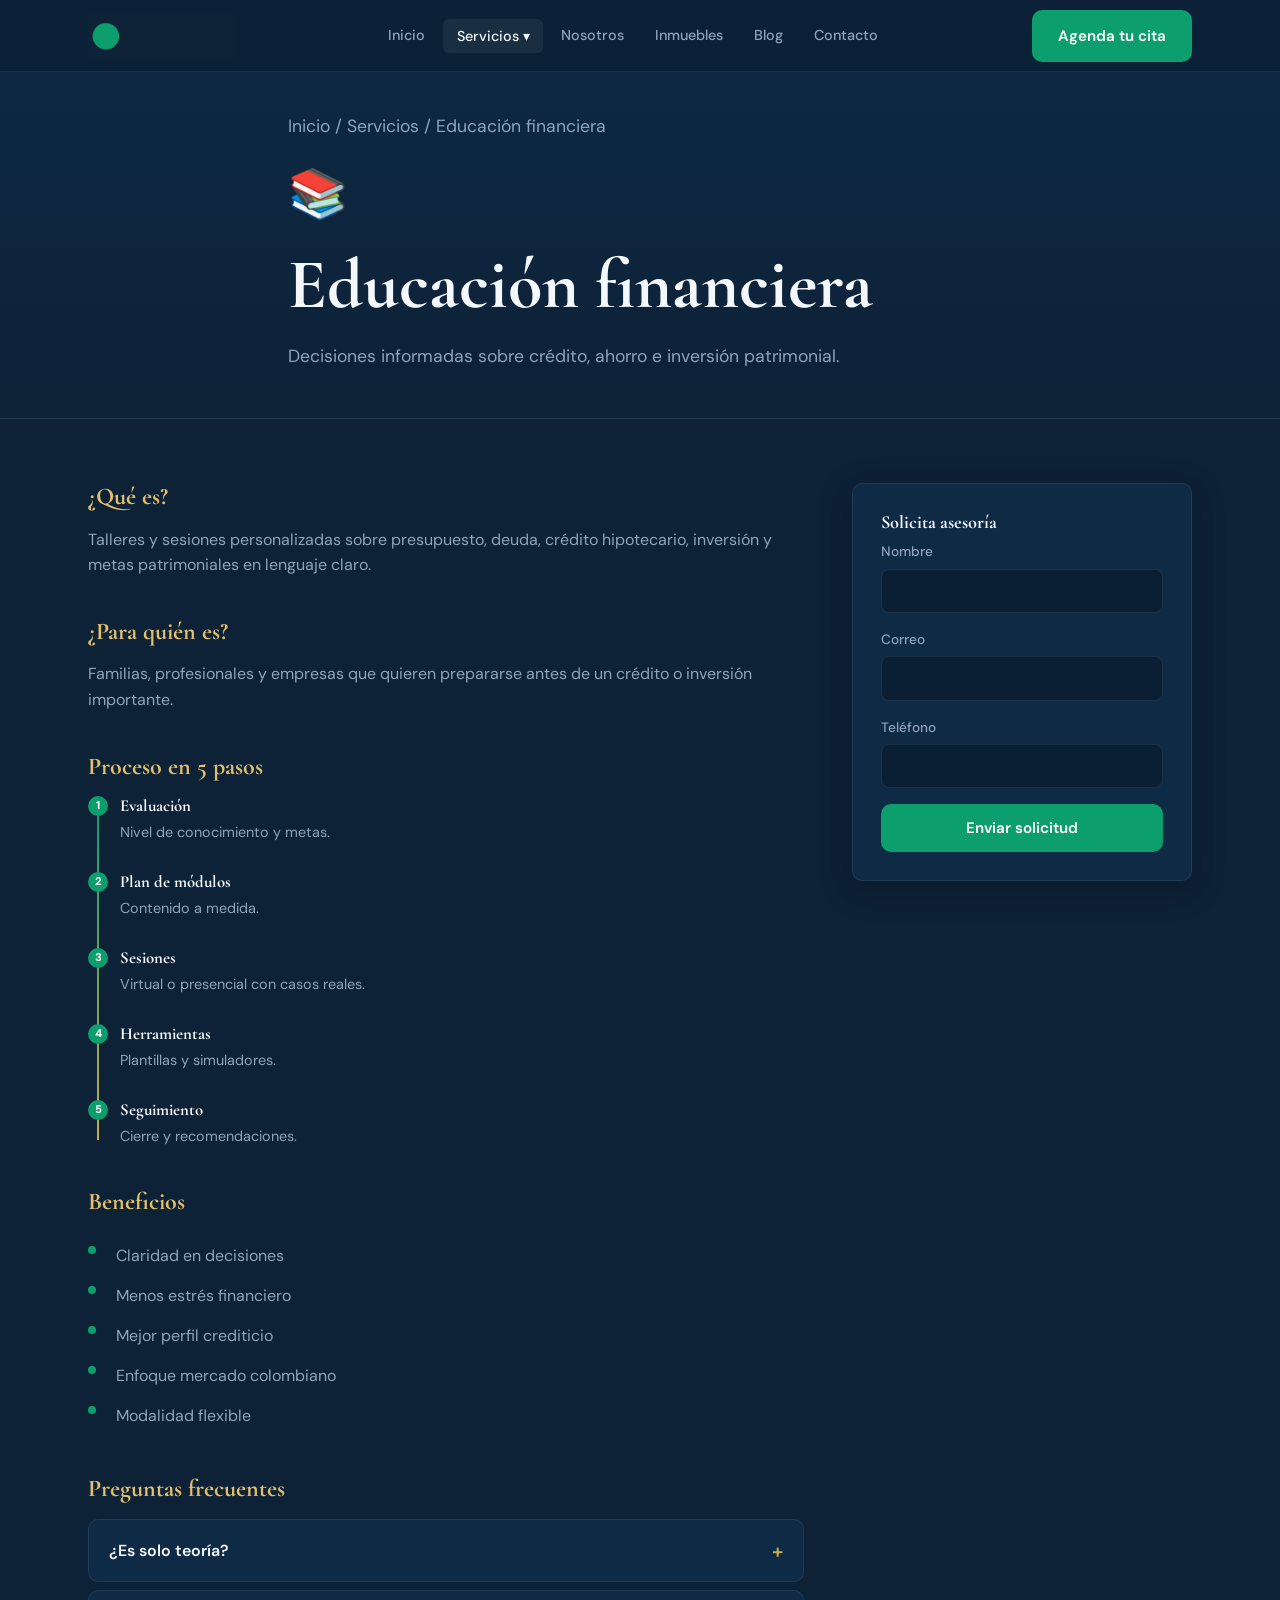
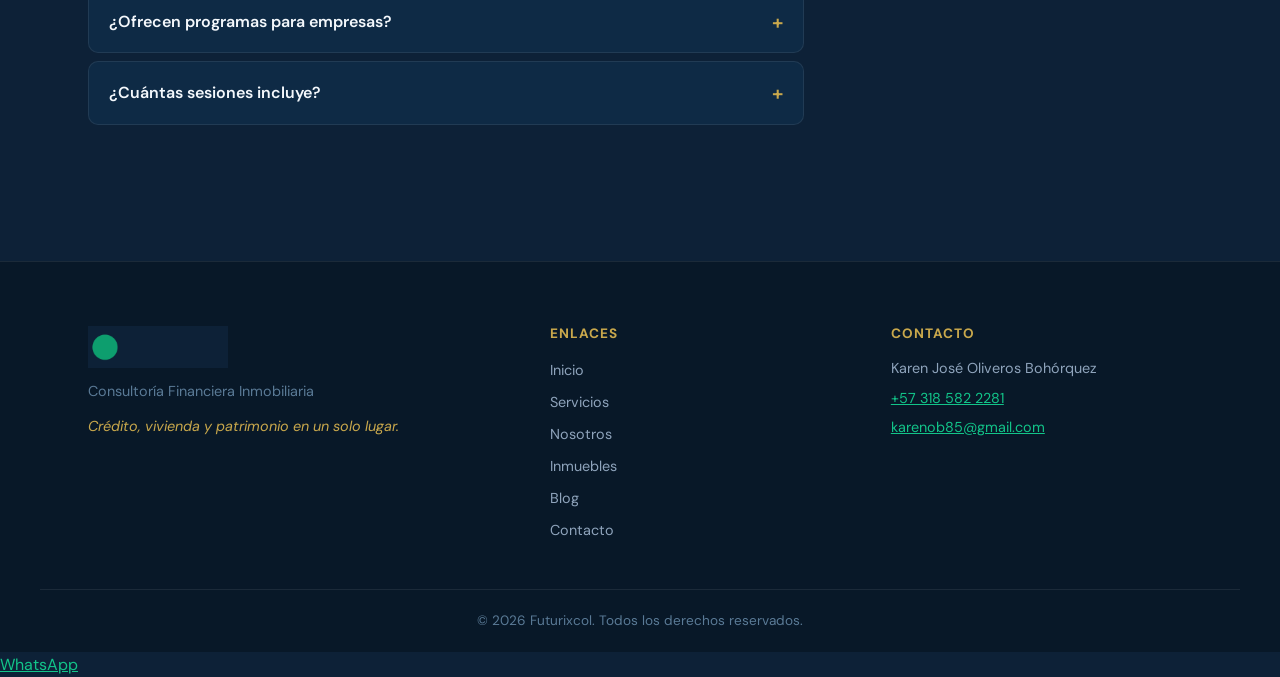
<file: servicios/educacion-financiera.html>
﻿<!DOCTYPE html>
<html lang="es">
<head>
  <meta charset="UTF-8">
  <meta name="viewport" content="width=device-width, initial-scale=1.0">
  <meta name="description" content="Educación financiera personalizada. Futurixcol Colombia.">
  <title>Educación financiera | Futurixcol</title>
  <link rel="preconnect" href="https://fonts.googleapis.com">
  <link rel="preconnect" href="https://fonts.gstatic.com" crossorigin>
  <link href="https://fonts.googleapis.com/css2?family=Cormorant+Garamond:ital,wght@0,500;0,600;0,700;1,500&family=DM+Sans:ital,opsz,wght@0,9..40,400;0,9..40,500;0,9..40,600;0,9..40,700&display=swap" rel="stylesheet">
  <link rel="stylesheet" href="../assets/css/styles.css">
</head>
<body>
  <header class="site-header">
    <nav class="nav container" aria-label="Principal">
      <a class="nav__brand" href="../index.html"><img src="../assets/logo-futurixcol.png" alt="Futurixcol" width="160" height="48"></a>
      <button class="nav__toggle" type="button" aria-expanded="false" aria-controls="mobile-menu" aria-label="Abrir menú"><span class="nav__toggle-bar"></span><span class="nav__toggle-bar"></span><span class="nav__toggle-bar"></span></button>
      <div class="nav__center">
        <ul class="nav__links">
          <li><a class="nav__link" href="../index.html">Inicio</a></li>
          <li class="nav__item--dropdown">
            <button class="nav__link nav__dropdown-trigger active" type="button" aria-expanded="false">Servicios <span aria-hidden="true">▾</span></button>
            <ul class="nav__dropdown">
              <li><a href="credito-hipotecario.html">🏠 Crédito hipotecario</a></li>
              <li><a href="credito-vehiculo.html">🚗 Crédito de vehículo</a></li>
              <li><a href="compraventa-inmuebles.html">🏢 Compra y venta</a></li>
              <li><a href="inversion-inmobiliaria.html">📈 Inversión inmobiliaria</a></li>
              <li><a href="leasing-habitacional.html">🏛️ Leasing habitacional</a></li>
              <li><a href="compra-cartera.html">💳 Compra de cartera</a></li>
              <li><a href="educacion-financiera.html">📚 Educación financiera</a></li>
              <li><a href="planeacion-patrimonial.html">🗂️ Planeación patrimonial</a></li>
            </ul>
          </li>
          <li><a class="nav__link" href="../nosotros.html">Nosotros</a></li>
          <li><a class="nav__link" href="../inmuebles.html">Inmuebles</a></li>
          <li><a class="nav__link" href="../blog.html">Blog</a></li>
          <li><a class="nav__link" href="../contacto.html">Contacto</a></li>
        </ul>
      </div>
      <a class="btn btn--primary nav__cta" href="../contacto.html">Agenda tu cita</a>
      <div class="mobile-menu" id="mobile-menu" hidden>
        <ul class="mobile-menu__links">
          <li><a href="../index.html">Inicio</a></li>
          <li><span class="mobile-menu__label">Servicios</span><ul class="mobile-menu__sub"><li><a href="credito-hipotecario.html">Crédito hipotecario</a></li><li><a href="credito-vehiculo.html">Crédito vehículo</a></li><li><a href="compraventa-inmuebles.html">Compraventa</a></li><li><a href="inversion-inmobiliaria.html">Inversión</a></li><li><a href="leasing-habitacional.html">Leasing</a></li><li><a href="compra-cartera.html">Compra cartera</a></li><li><a href="educacion-financiera.html">Educación</a></li><li><a href="planeacion-patrimonial.html">Patrimonio</a></li></ul></li>
          <li><a href="../nosotros.html">Nosotros</a></li><li><a href="../inmuebles.html">Inmuebles</a></li><li><a href="../blog.html">Blog</a></li><li><a href="../contacto.html">Contacto</a></li>
        </ul>
        <a class="btn btn--primary btn--block" href="../contacto.html">Agenda tu cita</a>
      </div>
    </nav>
  </header>
  <main>
    <section class="page-hero page-hero--left reveal">
      <div class="container">
        <p class="breadcrumb"><a href="../index.html">Inicio</a> / <a href="../servicios.html">Servicios</a> / Educación financiera</p>
        <span class="page-hero__icon" aria-hidden="true">📚</span>
        <h1>Educación financiera</h1>
        <p>Decisiones informadas sobre crédito, ahorro e inversión patrimonial.</p>
      </div>
    </section>
    <section class="service-detail reveal">
      <div class="container service-detail__layout">
        <div class="service-detail__main">
          <div class="service-detail__block"><h2>¿Qué es?</h2><p>Talleres y sesiones personalizadas sobre presupuesto, deuda, crédito hipotecario, inversión y metas patrimoniales en lenguaje claro.</p></div>
          <div class="service-detail__block"><h2>¿Para quién es?</h2><p>Familias, profesionales y empresas que quieren prepararse antes de un crédito o inversión importante.</p></div>
          <div class="service-detail__block"><h2>Proceso en 5 pasos</h2>
            <ol class="timeline">
              <li class="timeline__item"><span class="timeline__num">1</span><h4 class="timeline__title">Evaluación</h4><p class="timeline__text">Nivel de conocimiento y metas.</p></li>
              <li class="timeline__item"><span class="timeline__num">2</span><h4 class="timeline__title">Plan de módulos</h4><p class="timeline__text">Contenido a medida.</p></li>
              <li class="timeline__item"><span class="timeline__num">3</span><h4 class="timeline__title">Sesiones</h4><p class="timeline__text">Virtual o presencial con casos reales.</p></li>
              <li class="timeline__item"><span class="timeline__num">4</span><h4 class="timeline__title">Herramientas</h4><p class="timeline__text">Plantillas y simuladores.</p></li>
              <li class="timeline__item"><span class="timeline__num">5</span><h4 class="timeline__title">Seguimiento</h4><p class="timeline__text">Cierre y recomendaciones.</p></li>
            </ol>
          </div>
          <div class="service-detail__block"><h2>Beneficios</h2><ul class="checklist"><li>Claridad en decisiones</li><li>Menos estrés financiero</li><li>Mejor perfil crediticio</li><li>Enfoque mercado colombiano</li><li>Modalidad flexible</li></ul></div>
          <div class="service-detail__block"><h2>Preguntas frecuentes</h2>
            <div class="faq-list">
              <div class="faq-item"><button class="faq-q" type="button">¿Es solo teoría?</button><div class="faq-a"><p>No; usamos casos prácticos y simuladores del mercado local.</p></div></div>
              <div class="faq-item"><button class="faq-q" type="button">¿Ofrecen programas para empresas?</button><div class="faq-a"><p>Sí, diseñamos talleres corporativos a medida.</p></div></div>
              <div class="faq-item"><button class="faq-q" type="button">¿Cuántas sesiones incluye?</button><div class="faq-a"><p>Desde 1 diagnóstico hasta programas de 4 o más módulos.</p></div></div>
            </div>
          </div>
        </div>
        <aside class="service-detail__sidebar">
          <div class="card">
            <h3 class="card__title">Solicita asesoría</h3>
            <form class="form" data-prevent-default action="#" method="post">
              <div class="form__group"><label for="n-ef">Nombre</label><input type="text" id="n-ef" name="nombre" required></div>
              <div class="form__group"><label for="e-ef">Correo</label><input type="email" id="e-ef" name="email" required></div>
              <div class="form__group"><label for="t-ef">Teléfono</label><input type="tel" id="t-ef" name="telefono" required></div>
              <input type="hidden" name="servicio" value="educacion-financiera">
              <button type="submit" class="btn btn--primary btn--block">Enviar solicitud</button>
            </form>
          </div>
        </aside>
      </div>
    </section>
  </main>
  <footer class="site-footer reveal">
    <div class="container footer__grid">
      <div class="footer__brand"><a href="../index.html"><img src="../assets/logo-futurixcol.png" alt="Futurixcol" width="140" height="42"></a><p>Consultoría Financiera Inmobiliaria</p><p class="footer__slogan">Crédito, vivienda y patrimonio en un solo lugar.</p></div>
      <nav class="footer__nav"><h3 class="footer__heading">Enlaces</h3><ul><li><a href="../index.html">Inicio</a></li><li><a href="../servicios.html">Servicios</a></li><li><a href="../nosotros.html">Nosotros</a></li><li><a href="../inmuebles.html">Inmuebles</a></li><li><a href="../blog.html">Blog</a></li><li><a href="../contacto.html">Contacto</a></li></ul></nav>
      <div class="footer__contact"><h3 class="footer__heading">Contacto</h3><p>Karen José Oliveros Bohórquez</p><p><a href="tel:+573185822281">+57 318 582 2281</a></p><p><a href="mailto:karenob85@gmail.com">karenob85@gmail.com</a></p></div>
    </div>
    <div class="footer__bottom container"><p>&copy; 2026 Futurixcol. Todos los derechos reservados.</p></div>
  </footer>
  <a class="whatsapp-float" href="https://wa.me/573185822281" target="_blank" rel="noopener noreferrer" aria-label="WhatsApp"><span aria-hidden="true">WhatsApp</span></a>
  <script src="../assets/js/main.js"></script>
</body>
</html>
</file>
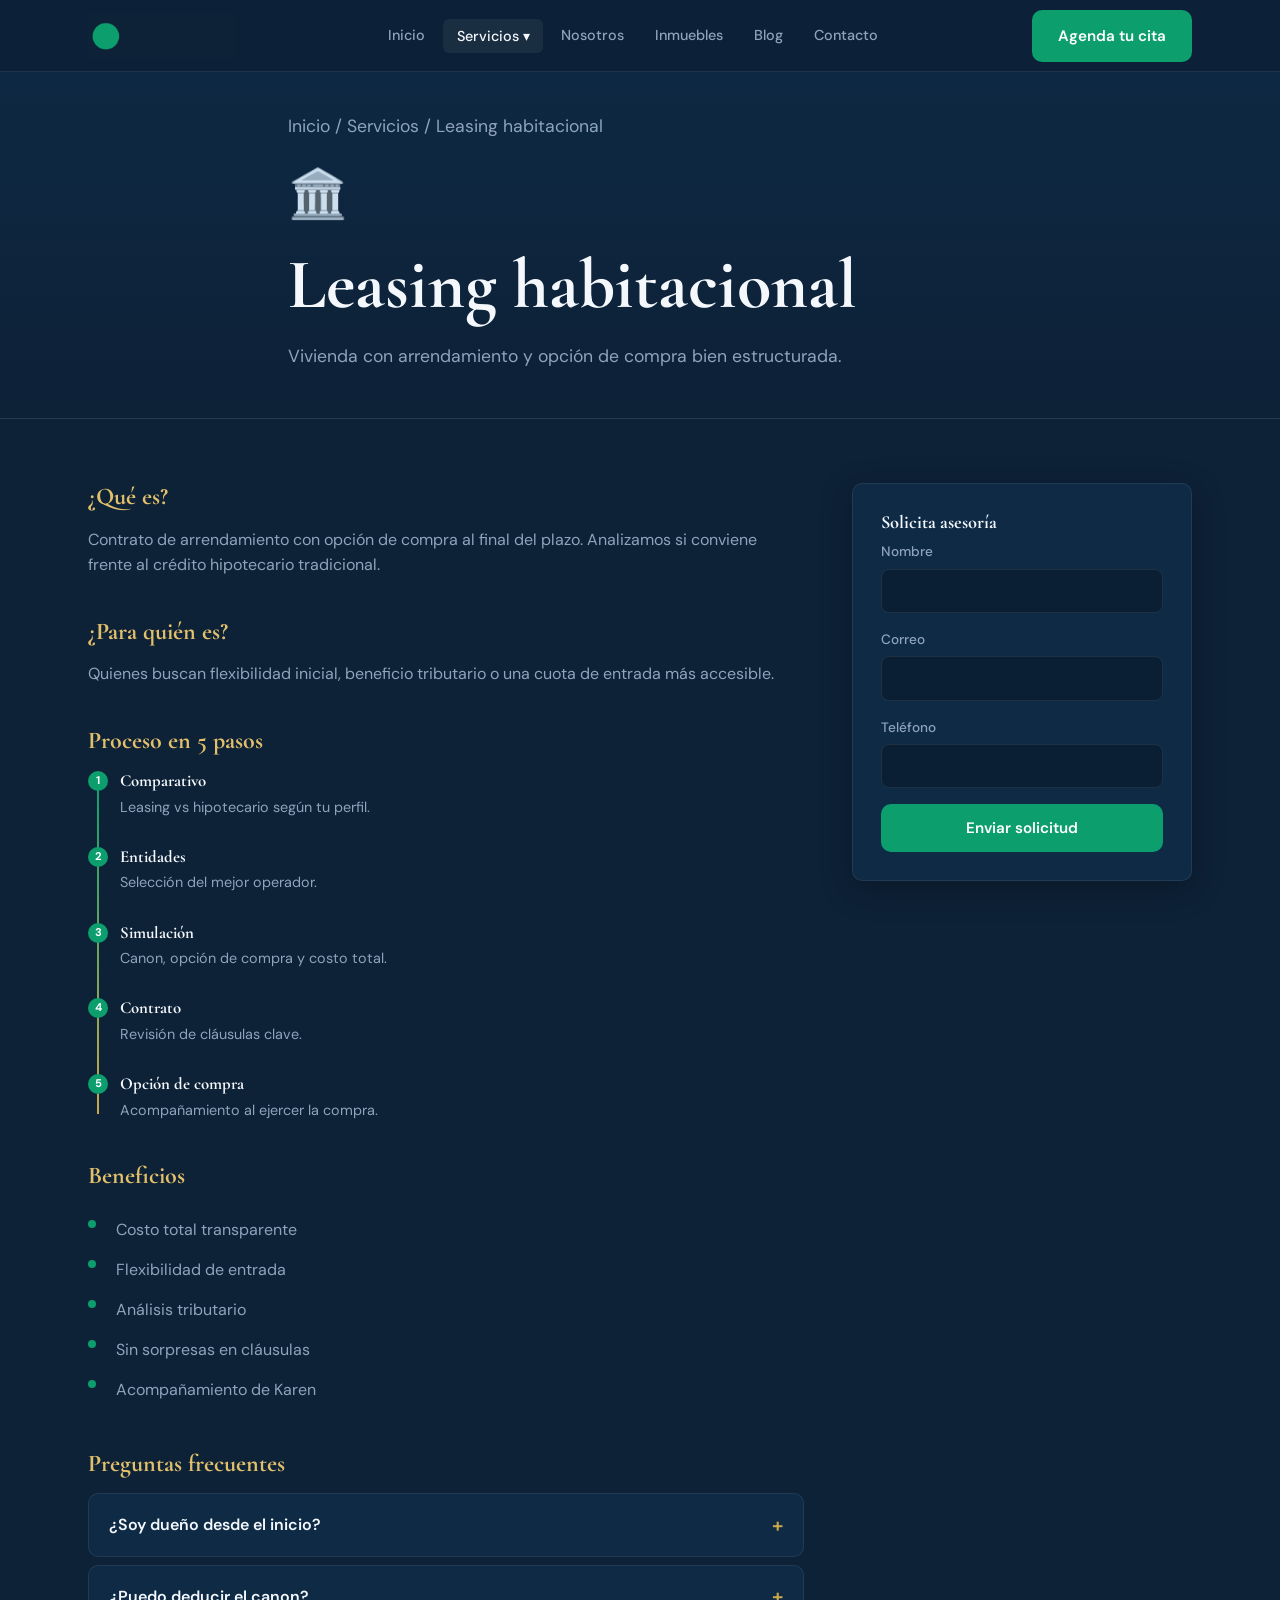
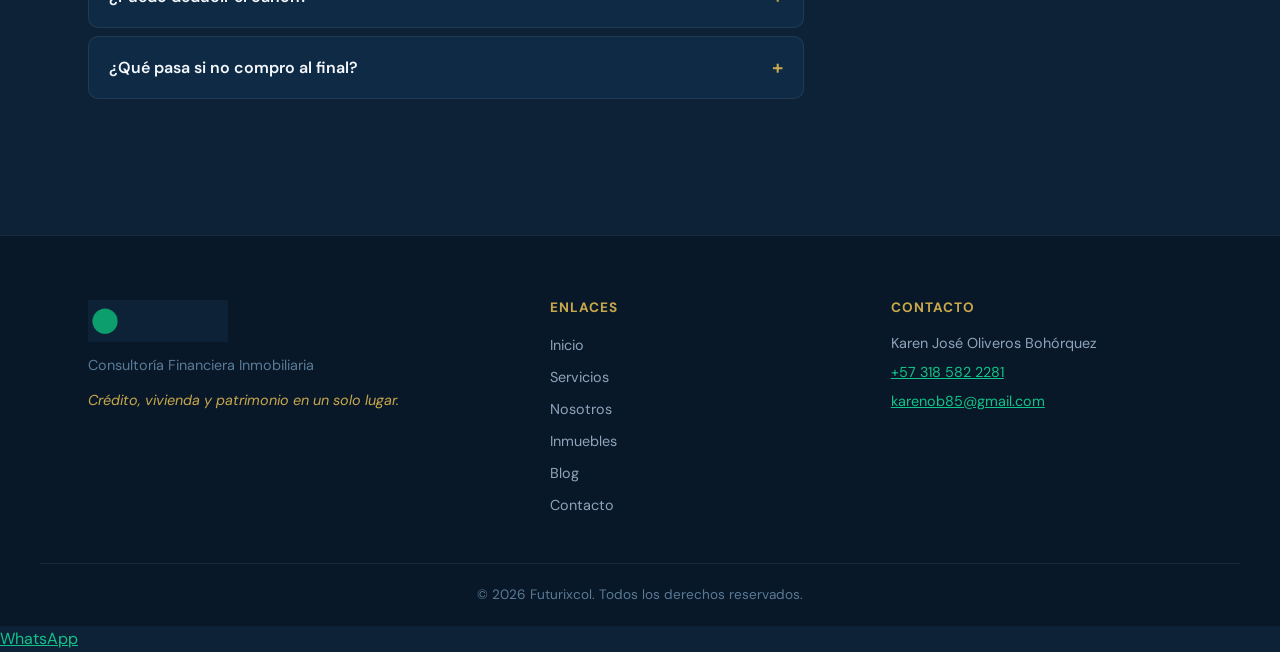
<file: servicios/leasing-habitacional.html>
﻿<!DOCTYPE html>
<html lang="es">
<head>
  <meta charset="UTF-8">
  <meta name="viewport" content="width=device-width, initial-scale=1.0">
  <meta name="description" content="Leasing habitacional en Colombia. Asesoría Futurixcol.">
  <title>Leasing habitacional | Futurixcol</title>
  <link rel="preconnect" href="https://fonts.googleapis.com">
  <link rel="preconnect" href="https://fonts.gstatic.com" crossorigin>
  <link href="https://fonts.googleapis.com/css2?family=Cormorant+Garamond:ital,wght@0,500;0,600;0,700;1,500&family=DM+Sans:ital,opsz,wght@0,9..40,400;0,9..40,500;0,9..40,600;0,9..40,700&display=swap" rel="stylesheet">
  <link rel="stylesheet" href="../assets/css/styles.css">
</head>
<body>
  <header class="site-header">
    <nav class="nav container" aria-label="Principal">
      <a class="nav__brand" href="../index.html"><img src="../assets/logo-futurixcol.png" alt="Futurixcol" width="160" height="48"></a>
      <button class="nav__toggle" type="button" aria-expanded="false" aria-controls="mobile-menu" aria-label="Abrir menú"><span class="nav__toggle-bar"></span><span class="nav__toggle-bar"></span><span class="nav__toggle-bar"></span></button>
      <div class="nav__center">
        <ul class="nav__links">
          <li><a class="nav__link" href="../index.html">Inicio</a></li>
          <li class="nav__item--dropdown">
            <button class="nav__link nav__dropdown-trigger active" type="button" aria-expanded="false">Servicios <span aria-hidden="true">▾</span></button>
            <ul class="nav__dropdown">
              <li><a href="credito-hipotecario.html">🏠 Crédito hipotecario</a></li>
              <li><a href="credito-vehiculo.html">🚗 Crédito de vehículo</a></li>
              <li><a href="compraventa-inmuebles.html">🏢 Compra y venta</a></li>
              <li><a href="inversion-inmobiliaria.html">📈 Inversión inmobiliaria</a></li>
              <li><a href="leasing-habitacional.html">🏛️ Leasing habitacional</a></li>
              <li><a href="compra-cartera.html">💳 Compra de cartera</a></li>
              <li><a href="educacion-financiera.html">📚 Educación financiera</a></li>
              <li><a href="planeacion-patrimonial.html">🗂️ Planeación patrimonial</a></li>
            </ul>
          </li>
          <li><a class="nav__link" href="../nosotros.html">Nosotros</a></li>
          <li><a class="nav__link" href="../inmuebles.html">Inmuebles</a></li>
          <li><a class="nav__link" href="../blog.html">Blog</a></li>
          <li><a class="nav__link" href="../contacto.html">Contacto</a></li>
        </ul>
      </div>
      <a class="btn btn--primary nav__cta" href="../contacto.html">Agenda tu cita</a>
      <div class="mobile-menu" id="mobile-menu" hidden>
        <ul class="mobile-menu__links">
          <li><a href="../index.html">Inicio</a></li>
          <li><span class="mobile-menu__label">Servicios</span><ul class="mobile-menu__sub"><li><a href="credito-hipotecario.html">Crédito hipotecario</a></li><li><a href="credito-vehiculo.html">Crédito vehículo</a></li><li><a href="compraventa-inmuebles.html">Compraventa</a></li><li><a href="inversion-inmobiliaria.html">Inversión</a></li><li><a href="leasing-habitacional.html">Leasing</a></li><li><a href="compra-cartera.html">Compra cartera</a></li><li><a href="educacion-financiera.html">Educación</a></li><li><a href="planeacion-patrimonial.html">Patrimonio</a></li></ul></li>
          <li><a href="../nosotros.html">Nosotros</a></li><li><a href="../inmuebles.html">Inmuebles</a></li><li><a href="../blog.html">Blog</a></li><li><a href="../contacto.html">Contacto</a></li>
        </ul>
        <a class="btn btn--primary btn--block" href="../contacto.html">Agenda tu cita</a>
      </div>
    </nav>
  </header>
  <main>
    <section class="page-hero page-hero--left reveal">
      <div class="container">
        <p class="breadcrumb"><a href="../index.html">Inicio</a> / <a href="../servicios.html">Servicios</a> / Leasing habitacional</p>
        <span class="page-hero__icon" aria-hidden="true">🏛️</span>
        <h1>Leasing habitacional</h1>
        <p>Vivienda con arrendamiento y opción de compra bien estructurada.</p>
      </div>
    </section>
    <section class="service-detail reveal">
      <div class="container service-detail__layout">
        <div class="service-detail__main">
          <div class="service-detail__block"><h2>¿Qué es?</h2><p>Contrato de arrendamiento con opción de compra al final del plazo. Analizamos si conviene frente al crédito hipotecario tradicional.</p></div>
          <div class="service-detail__block"><h2>¿Para quién es?</h2><p>Quienes buscan flexibilidad inicial, beneficio tributario o una cuota de entrada más accesible.</p></div>
          <div class="service-detail__block"><h2>Proceso en 5 pasos</h2>
            <ol class="timeline">
              <li class="timeline__item"><span class="timeline__num">1</span><h4 class="timeline__title">Comparativo</h4><p class="timeline__text">Leasing vs hipotecario según tu perfil.</p></li>
              <li class="timeline__item"><span class="timeline__num">2</span><h4 class="timeline__title">Entidades</h4><p class="timeline__text">Selección del mejor operador.</p></li>
              <li class="timeline__item"><span class="timeline__num">3</span><h4 class="timeline__title">Simulación</h4><p class="timeline__text">Canon, opción de compra y costo total.</p></li>
              <li class="timeline__item"><span class="timeline__num">4</span><h4 class="timeline__title">Contrato</h4><p class="timeline__text">Revisión de cláusulas clave.</p></li>
              <li class="timeline__item"><span class="timeline__num">5</span><h4 class="timeline__title">Opción de compra</h4><p class="timeline__text">Acompañamiento al ejercer la compra.</p></li>
            </ol>
          </div>
          <div class="service-detail__block"><h2>Beneficios</h2><ul class="checklist"><li>Costo total transparente</li><li>Flexibilidad de entrada</li><li>Análisis tributario</li><li>Sin sorpresas en cláusulas</li><li>Acompañamiento de Karen</li></ul></div>
          <div class="service-detail__block"><h2>Preguntas frecuentes</h2>
            <div class="faq-list">
              <div class="faq-item"><button class="faq-q" type="button">¿Soy dueño desde el inicio?</button><div class="faq-a"><p>No hasta ejercer la opción de compra al final del contrato.</p></div></div>
              <div class="faq-item"><button class="faq-q" type="button">¿Puedo deducir el canon?</button><div class="faq-a"><p>Depende del contrato y tu perfil tributario; lo evaluamos contigo.</p></div></div>
              <div class="faq-item"><button class="faq-q" type="button">¿Qué pasa si no compro al final?</button><div class="faq-a"><p>Se aplican las condiciones de devolución pactadas en el contrato.</p></div></div>
            </div>
          </div>
        </div>
        <aside class="service-detail__sidebar">
          <div class="card">
            <h3 class="card__title">Solicita asesoría</h3>
            <form class="form" data-prevent-default action="#" method="post">
              <div class="form__group"><label for="n-lh">Nombre</label><input type="text" id="n-lh" name="nombre" required></div>
              <div class="form__group"><label for="e-lh">Correo</label><input type="email" id="e-lh" name="email" required></div>
              <div class="form__group"><label for="t-lh">Teléfono</label><input type="tel" id="t-lh" name="telefono" required></div>
              <input type="hidden" name="servicio" value="leasing-habitacional">
              <button type="submit" class="btn btn--primary btn--block">Enviar solicitud</button>
            </form>
          </div>
        </aside>
      </div>
    </section>
  </main>
  <footer class="site-footer reveal">
    <div class="container footer__grid">
      <div class="footer__brand"><a href="../index.html"><img src="../assets/logo-futurixcol.png" alt="Futurixcol" width="140" height="42"></a><p>Consultoría Financiera Inmobiliaria</p><p class="footer__slogan">Crédito, vivienda y patrimonio en un solo lugar.</p></div>
      <nav class="footer__nav"><h3 class="footer__heading">Enlaces</h3><ul><li><a href="../index.html">Inicio</a></li><li><a href="../servicios.html">Servicios</a></li><li><a href="../nosotros.html">Nosotros</a></li><li><a href="../inmuebles.html">Inmuebles</a></li><li><a href="../blog.html">Blog</a></li><li><a href="../contacto.html">Contacto</a></li></ul></nav>
      <div class="footer__contact"><h3 class="footer__heading">Contacto</h3><p>Karen José Oliveros Bohórquez</p><p><a href="tel:+573185822281">+57 318 582 2281</a></p><p><a href="mailto:karenob85@gmail.com">karenob85@gmail.com</a></p></div>
    </div>
    <div class="footer__bottom container"><p>&copy; 2026 Futurixcol. Todos los derechos reservados.</p></div>
  </footer>
  <a class="whatsapp-float" href="https://wa.me/573185822281" target="_blank" rel="noopener noreferrer" aria-label="WhatsApp"><span aria-hidden="true">WhatsApp</span></a>
  <script src="../assets/js/main.js"></script>
</body>
</html>
</file>
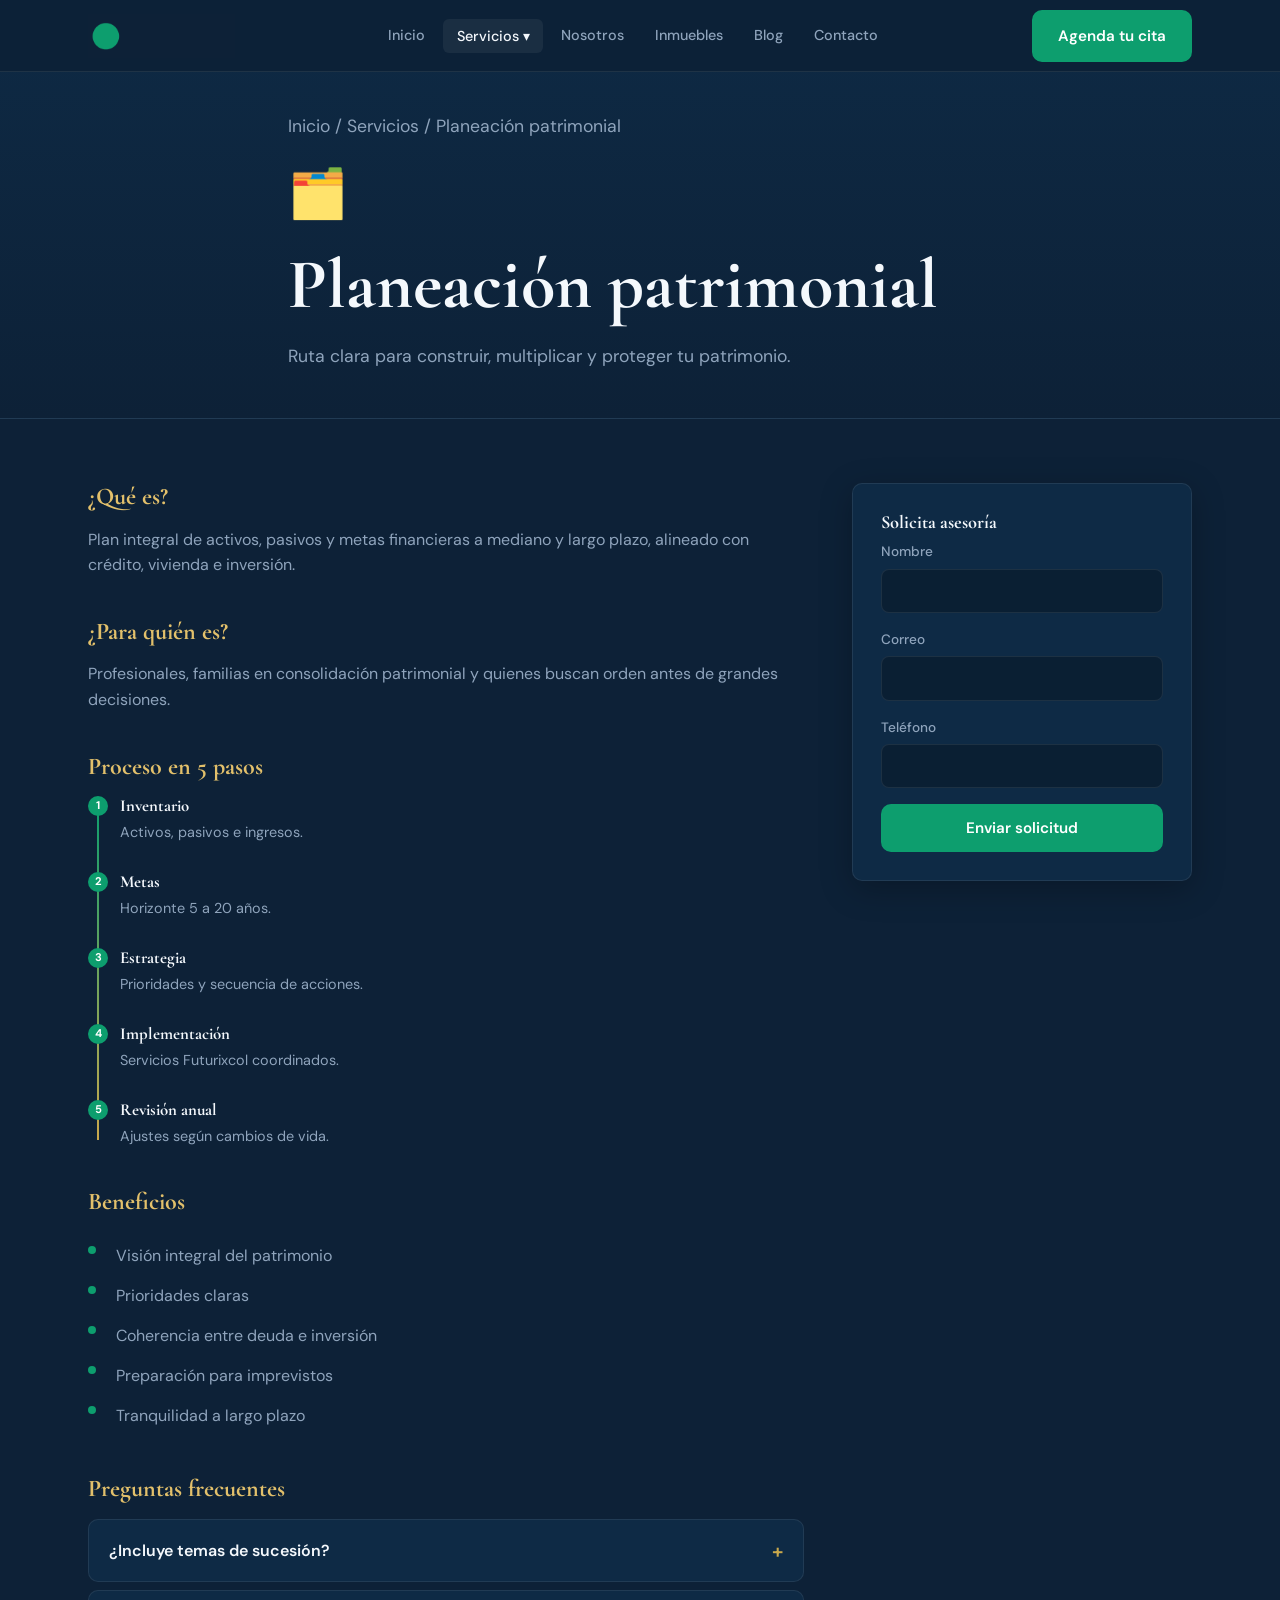
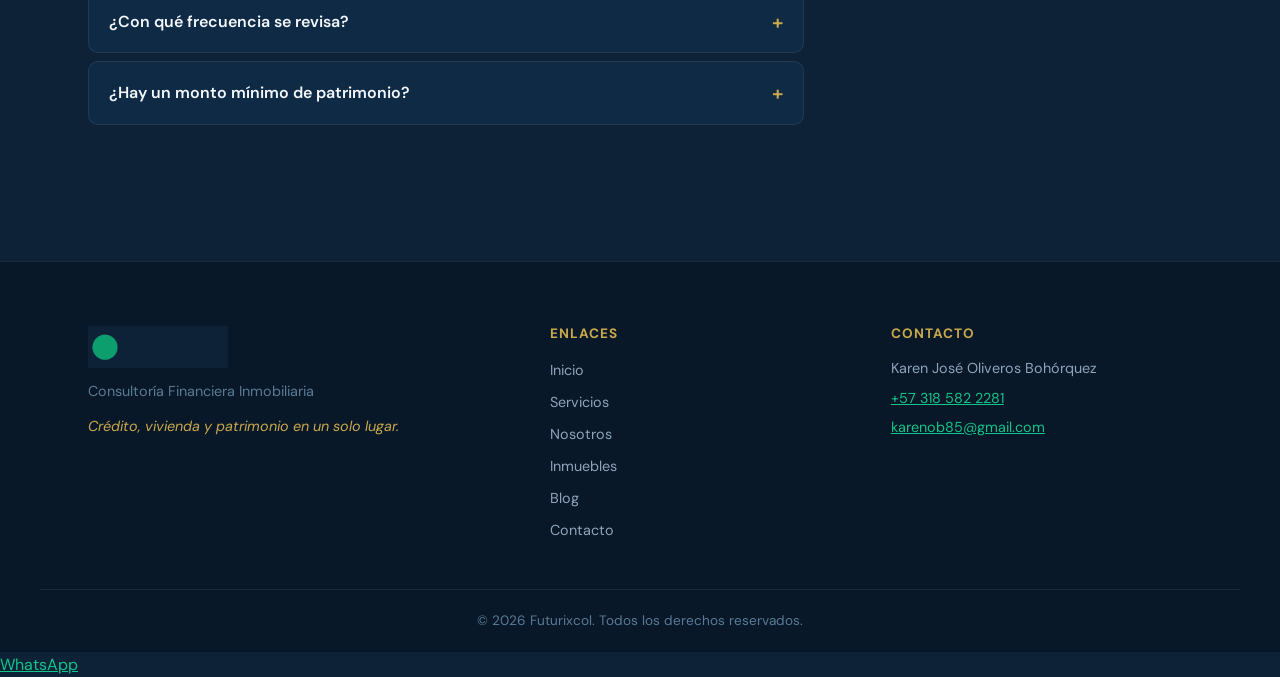
<file: servicios/planeacion-patrimonial.html>
﻿<!DOCTYPE html>
<html lang="es">
<head>
  <meta charset="UTF-8">
  <meta name="viewport" content="width=device-width, initial-scale=1.0">
  <meta name="description" content="Planeación patrimonial integral. Futurixcol Colombia.">
  <title>Planeación patrimonial | Futurixcol</title>
  <link rel="preconnect" href="https://fonts.googleapis.com">
  <link rel="preconnect" href="https://fonts.gstatic.com" crossorigin>
  <link href="https://fonts.googleapis.com/css2?family=Cormorant+Garamond:ital,wght@0,500;0,600;0,700;1,500&family=DM+Sans:ital,opsz,wght@0,9..40,400;0,9..40,500;0,9..40,600;0,9..40,700&display=swap" rel="stylesheet">
  <link rel="stylesheet" href="../assets/css/styles.css">
</head>
<body>
  <header class="site-header">
    <nav class="nav container" aria-label="Principal">
      <a class="nav__brand" href="../index.html"><img src="../assets/logo-futurixcol.png" alt="Futurixcol" width="160" height="48"></a>
      <button class="nav__toggle" type="button" aria-expanded="false" aria-controls="mobile-menu" aria-label="Abrir menú"><span class="nav__toggle-bar"></span><span class="nav__toggle-bar"></span><span class="nav__toggle-bar"></span></button>
      <div class="nav__center">
        <ul class="nav__links">
          <li><a class="nav__link" href="../index.html">Inicio</a></li>
          <li class="nav__item--dropdown">
            <button class="nav__link nav__dropdown-trigger active" type="button" aria-expanded="false">Servicios <span aria-hidden="true">▾</span></button>
            <ul class="nav__dropdown">
              <li><a href="credito-hipotecario.html">🏠 Crédito hipotecario</a></li>
              <li><a href="credito-vehiculo.html">🚗 Crédito de vehículo</a></li>
              <li><a href="compraventa-inmuebles.html">🏢 Compra y venta</a></li>
              <li><a href="inversion-inmobiliaria.html">📈 Inversión inmobiliaria</a></li>
              <li><a href="leasing-habitacional.html">🏛️ Leasing habitacional</a></li>
              <li><a href="compra-cartera.html">💳 Compra de cartera</a></li>
              <li><a href="educacion-financiera.html">📚 Educación financiera</a></li>
              <li><a href="planeacion-patrimonial.html">🗂️ Planeación patrimonial</a></li>
            </ul>
          </li>
          <li><a class="nav__link" href="../nosotros.html">Nosotros</a></li>
          <li><a class="nav__link" href="../inmuebles.html">Inmuebles</a></li>
          <li><a class="nav__link" href="../blog.html">Blog</a></li>
          <li><a class="nav__link" href="../contacto.html">Contacto</a></li>
        </ul>
      </div>
      <a class="btn btn--primary nav__cta" href="../contacto.html">Agenda tu cita</a>
      <div class="mobile-menu" id="mobile-menu" hidden>
        <ul class="mobile-menu__links">
          <li><a href="../index.html">Inicio</a></li>
          <li><span class="mobile-menu__label">Servicios</span><ul class="mobile-menu__sub"><li><a href="credito-hipotecario.html">Crédito hipotecario</a></li><li><a href="credito-vehiculo.html">Crédito vehículo</a></li><li><a href="compraventa-inmuebles.html">Compraventa</a></li><li><a href="inversion-inmobiliaria.html">Inversión</a></li><li><a href="leasing-habitacional.html">Leasing</a></li><li><a href="compra-cartera.html">Compra cartera</a></li><li><a href="educacion-financiera.html">Educación</a></li><li><a href="planeacion-patrimonial.html">Patrimonio</a></li></ul></li>
          <li><a href="../nosotros.html">Nosotros</a></li><li><a href="../inmuebles.html">Inmuebles</a></li><li><a href="../blog.html">Blog</a></li><li><a href="../contacto.html">Contacto</a></li>
        </ul>
        <a class="btn btn--primary btn--block" href="../contacto.html">Agenda tu cita</a>
      </div>
    </nav>
  </header>
  <main>
    <section class="page-hero page-hero--left reveal">
      <div class="container">
        <p class="breadcrumb"><a href="../index.html">Inicio</a> / <a href="../servicios.html">Servicios</a> / Planeación patrimonial</p>
        <span class="page-hero__icon" aria-hidden="true">🗂️</span>
        <h1>Planeación patrimonial</h1>
        <p>Ruta clara para construir, multiplicar y proteger tu patrimonio.</p>
      </div>
    </section>
    <section class="service-detail reveal">
      <div class="container service-detail__layout">
        <div class="service-detail__main">
          <div class="service-detail__block"><h2>¿Qué es?</h2><p>Plan integral de activos, pasivos y metas financieras a mediano y largo plazo, alineado con crédito, vivienda e inversión.</p></div>
          <div class="service-detail__block"><h2>¿Para quién es?</h2><p>Profesionales, familias en consolidación patrimonial y quienes buscan orden antes de grandes decisiones.</p></div>
          <div class="service-detail__block"><h2>Proceso en 5 pasos</h2>
            <ol class="timeline">
              <li class="timeline__item"><span class="timeline__num">1</span><h4 class="timeline__title">Inventario</h4><p class="timeline__text">Activos, pasivos e ingresos.</p></li>
              <li class="timeline__item"><span class="timeline__num">2</span><h4 class="timeline__title">Metas</h4><p class="timeline__text">Horizonte 5 a 20 años.</p></li>
              <li class="timeline__item"><span class="timeline__num">3</span><h4 class="timeline__title">Estrategia</h4><p class="timeline__text">Prioridades y secuencia de acciones.</p></li>
              <li class="timeline__item"><span class="timeline__num">4</span><h4 class="timeline__title">Implementación</h4><p class="timeline__text">Servicios Futurixcol coordinados.</p></li>
              <li class="timeline__item"><span class="timeline__num">5</span><h4 class="timeline__title">Revisión anual</h4><p class="timeline__text">Ajustes según cambios de vida.</p></li>
            </ol>
          </div>
          <div class="service-detail__block"><h2>Beneficios</h2><ul class="checklist"><li>Visión integral del patrimonio</li><li>Prioridades claras</li><li>Coherencia entre deuda e inversión</li><li>Preparación para imprevistos</li><li>Tranquilidad a largo plazo</li></ul></div>
          <div class="service-detail__block"><h2>Preguntas frecuentes</h2>
            <div class="faq-list">
              <div class="faq-item"><button class="faq-q" type="button">¿Incluye temas de sucesión?</button><div class="faq-a"><p>Podemos coordinar con abogados aliados si lo requieres.</p></div></div>
              <div class="faq-item"><button class="faq-q" type="button">¿Con qué frecuencia se revisa?</button><div class="faq-a"><p>Recomendamos una revisión anual o ante cambios importantes.</p></div></div>
              <div class="faq-item"><button class="faq-q" type="button">¿Hay un monto mínimo de patrimonio?</button><div class="faq-a"><p>No; el plan se adapta a cualquier etapa patrimonial.</p></div></div>
            </div>
          </div>
        </div>
        <aside class="service-detail__sidebar">
          <div class="card">
            <h3 class="card__title">Solicita asesoría</h3>
            <form class="form" data-prevent-default action="#" method="post">
              <div class="form__group"><label for="n-pp">Nombre</label><input type="text" id="n-pp" name="nombre" required></div>
              <div class="form__group"><label for="e-pp">Correo</label><input type="email" id="e-pp" name="email" required></div>
              <div class="form__group"><label for="t-pp">Teléfono</label><input type="tel" id="t-pp" name="telefono" required></div>
              <input type="hidden" name="servicio" value="planeacion-patrimonial">
              <button type="submit" class="btn btn--primary btn--block">Enviar solicitud</button>
            </form>
          </div>
        </aside>
      </div>
    </section>
  </main>
  <footer class="site-footer reveal">
    <div class="container footer__grid">
      <div class="footer__brand"><a href="../index.html"><img src="../assets/logo-futurixcol.png" alt="Futurixcol" width="140" height="42"></a><p>Consultoría Financiera Inmobiliaria</p><p class="footer__slogan">Crédito, vivienda y patrimonio en un solo lugar.</p></div>
      <nav class="footer__nav"><h3 class="footer__heading">Enlaces</h3><ul><li><a href="../index.html">Inicio</a></li><li><a href="../servicios.html">Servicios</a></li><li><a href="../nosotros.html">Nosotros</a></li><li><a href="../inmuebles.html">Inmuebles</a></li><li><a href="../blog.html">Blog</a></li><li><a href="../contacto.html">Contacto</a></li></ul></nav>
      <div class="footer__contact"><h3 class="footer__heading">Contacto</h3><p>Karen José Oliveros Bohórquez</p><p><a href="tel:+573185822281">+57 318 582 2281</a></p><p><a href="mailto:karenob85@gmail.com">karenob85@gmail.com</a></p></div>
    </div>
    <div class="footer__bottom container"><p>&copy; 2026 Futurixcol. Todos los derechos reservados.</p></div>
  </footer>
  <a class="whatsapp-float" href="https://wa.me/573185822281" target="_blank" rel="noopener noreferrer" aria-label="WhatsApp"><span aria-hidden="true">WhatsApp</span></a>
  <script src="../assets/js/main.js"></script>
</body>
</html>
</file>
<file: assets/css/styles.css>
/* Futurixcol Global Styles */
*, *::before, *::after { box-sizing: border-box; margin: 0; padding: 0; }
:root {
    --navy: #0d2137; --navy-mid: #0e2a45; --navy-light: #163352; --forest: #1a4a2e;
    --emerald: #0d9e6e; --emerald-lt: #12c489; --gold: #c9a84c; --gold-lt: #e2c06b;
    --white: #f4f8fc; --silver: #8fa4bc; --muted: #5a7a96; --border: rgba(255,255,255,0.08);
    --radius: 10px; --shadow: 0 8px 32px rgba(0,0,0,0.25); --nav-h: 72px;
}
html { scroll-behavior: smooth; scroll-padding-top: var(--nav-h); }
body { font-family: 'DM Sans', sans-serif; background: var(--navy); color: var(--white); overflow-x: hidden; line-height: 1.6; }
body.menu-open { overflow: hidden; }
img { max-width: 100%; height: auto; display: block; }
a { color: var(--emerald-lt); transition: color .2s; }
a:hover { color: var(--gold-lt); }
h1, h2, h3, h4, .serif { font-family: 'Cormorant Garamond', serif; font-weight: 700; line-height: 1.15; }
h1 { font-size: clamp(2.4rem, 5.5vw, 4.5rem); }
h2 { font-size: clamp(1.9rem, 3.5vw, 3rem); }
h3 { font-size: 1.35rem; }
.container { width: min(1200px, 100%); margin-inline: auto; padding-inline: clamp(1.25rem, 5vw, 3rem); }
.container--narrow { max-width: 760px; }
.skip-link { position: absolute; top: -100px; left: 1rem; z-index: 9999; background: var(--emerald); color: #fff; padding: .5rem 1rem; border-radius: 4px; text-decoration: none; }
.skip-link:focus { top: 1rem; }

/* === Gradient text === */
.gradient-text {
    background: linear-gradient(135deg, var(--emerald-lt) 0%, var(--gold-lt) 100%);
    -webkit-background-clip: text;
    -webkit-text-fill-color: transparent;
    background-clip: text;
}

/* Buttons */
.btn {
    display: inline-flex; align-items: center; justify-content: center; gap: .5rem;
    padding: .75rem 1.5rem; font-family: inherit; font-size: .95rem; font-weight: 600;
    border-radius: var(--radius); border: 2px solid transparent; cursor: pointer;
    text-decoration: none; transition: background .2s, color .2s, border-color .2s, transform .15s, box-shadow .2s;
}
.btn:hover { transform: translateY(-1px); }
.btn--primary { background: var(--emerald); color: #fff; border-color: var(--emerald); }
.btn--primary:hover { background: var(--emerald-lt); border-color: var(--emerald-lt); color: #fff; box-shadow: 0 4px 20px rgba(13,158,110,.4); }
.btn--outline { background: transparent; color: var(--white); border-color: var(--gold); }
.btn--outline:hover { background: rgba(201,168,76,.12); color: var(--gold-lt); }
.btn--ghost { background: rgba(255,255,255,.06); color: var(--white); border-color: var(--border); }
.btn--block { width: 100%; }

/* === Header & Nav === */
.site-header {
    position: fixed; top: 0; left: 0; right: 0; z-index: 1000;
    height: var(--nav-h); background: rgba(13,33,55,.94); backdrop-filter: blur(14px);
    border-bottom: 1px solid var(--border);
}
.nav {
    display: flex; align-items: center; justify-content: space-between;
    height: var(--nav-h); gap: 1rem; position: relative;
}
.nav__brand img { height: 44px; width: auto; }
.nav__center { flex: 1; display: flex; justify-content: center; }
.nav__links { display: flex; align-items: center; gap: .25rem; list-style: none; }
.nav__link {
    display: inline-flex; align-items: center; gap: .25rem;
    padding: .5rem .85rem; color: var(--silver); text-decoration: none;
    font-size: .9rem; font-weight: 500; background: none; border: none;
    cursor: pointer; font-family: inherit; border-radius: 6px; transition: color .2s, background .2s;
}
.nav__link:hover, .nav__link.active { color: var(--white); background: rgba(255,255,255,.06); }
.nav__item--dropdown { position: relative; }
.nav__dropdown {
    position: absolute; top: calc(100% + .5rem); left: 0; min-width: 260px;
    background: var(--navy-mid); border: 1px solid var(--border); border-radius: var(--radius);
    box-shadow: var(--shadow); list-style: none; padding: .5rem;
    opacity: 0; visibility: hidden; transform: translateY(-8px); transition: opacity .2s, transform .2s, visibility .2s;
}
.nav__item--dropdown.open .nav__dropdown { opacity: 1; visibility: visible; transform: translateY(0); }
.nav__dropdown a {
    display: block; padding: .55rem .75rem; color: var(--silver); text-decoration: none;
    font-size: .88rem; border-radius: 6px;
}
.nav__dropdown a:hover { background: rgba(13,158,110,.15); color: var(--emerald-lt); }
.nav__cta { flex-shrink: 0; white-space: nowrap; }
.nav__toggle {
    display: none; flex-direction: column; justify-content: center; gap: 5px;
    width: 44px; height: 44px; padding: 8px; background: rgba(255,255,255,.06);
    border: 1px solid var(--border); border-radius: 8px; cursor: pointer;
}
.nav__toggle-bar { display: block; width: 100%; height: 2px; background: var(--white); border-radius: 2px; transition: transform .2s; }
body.menu-open .nav__toggle-bar:nth-child(1) { transform: translateY(7px) rotate(45deg); }
body.menu-open .nav__toggle-bar:nth-child(2) { opacity: 0; }
body.menu-open .nav__toggle-bar:nth-child(3) { transform: translateY(-7px) rotate(-45deg); }

/* Mobile menu */
.mobile-menu {
    position: fixed; inset: var(--nav-h) 0 0 0; z-index: 999;
    background: var(--navy); padding: 1.5rem; overflow-y: auto;
    display: flex; flex-direction: column; gap: 1.5rem;
}
.mobile-menu[hidden] { display: none !important; }
.mobile-menu__links { list-style: none; display: flex; flex-direction: column; gap: .25rem; }
.mobile-menu__links > li > a {
    display: block; padding: .75rem 1rem; color: var(--white); text-decoration: none;
    font-weight: 500; border-radius: 8px;
}
.mobile-menu__links > li > a:hover,
.mobile-menu__links > li > a.active { background: rgba(13,158,110,.15); }
.mobile-menu__label {
    display: block; padding: .75rem 1rem .25rem; color: var(--gold); font-size: .75rem;
    text-transform: uppercase; letter-spacing: .08em; font-weight: 600;
}
.mobile-menu__sub { list-style: none; padding-left: .5rem; margin-bottom: .5rem; }
.mobile-menu__sub a {
    display: block; padding: .5rem 1rem; color: var(--silver); text-decoration: none; font-size: .9rem;
}
.mobile-menu__sub a:hover { color: var(--emerald-lt); }

/* === Hero === */
.hero {
    padding: calc(var(--nav-h) + 3rem) 0 4rem;
    background: linear-gradient(165deg, var(--navy) 0%, var(--navy-mid) 45%, rgba(13,158,110,.12) 100%);
    position: relative; overflow: hidden;
}

/* Animated orbs */
.hero__orb {
    position: absolute; border-radius: 50%; filter: blur(80px);
    pointer-events: none; z-index: 0;
}
.hero__orb--1 {
    width: 560px; height: 560px; top: -20%; right: -8%;
    background: radial-gradient(ellipse, rgba(201,168,76,.1) 0%, transparent 70%);
    animation: orbFloat 12s ease-in-out infinite;
}
.hero__orb--2 {
    width: 380px; height: 380px; bottom: -15%; left: 3%;
    background: radial-gradient(ellipse, rgba(13,158,110,.13) 0%, transparent 70%);
    animation: orbFloat 9s ease-in-out infinite reverse;
    animation-delay: -4s;
}
.hero__orb--3 {
    width: 220px; height: 220px; top: 35%; left: 38%;
    background: radial-gradient(ellipse, rgba(201,168,76,.07) 0%, transparent 70%);
    animation: orbFloat 7s ease-in-out infinite;
    animation-delay: -2s;
}
@keyframes orbFloat {
    0%, 100% { transform: translateY(0) scale(1); }
    50% { transform: translateY(-35px) scale(1.06); }
}

.hero__grid { display: flex; flex-direction: column; align-items: center; text-align: center; position: relative; z-index: 1; }
.hero__title { margin-bottom: 1rem; }
.hero__subtitle { font-size: 1.1rem; color: var(--silver); margin-bottom: 1.75rem; max-width: 620px; }
.hero__subtitle strong { color: var(--white); }
.hero__stats { display: flex; flex-wrap: wrap; justify-content: center; gap: 1.5rem 2.5rem; list-style: none; margin-bottom: 2rem; }
.hero__stat-value { display: block; font-family: 'Cormorant Garamond', serif; font-size: 2rem; font-weight: 700; color: var(--gold); line-height: 1; }
.hero__stat-label { font-size: .85rem; color: var(--muted); }
.hero__actions { display: flex; flex-wrap: wrap; justify-content: center; gap: 1rem; }

/* Page hero */
.page-hero {
    padding: calc(var(--nav-h) + 2.5rem) 0 3rem;
    text-align: center; background: linear-gradient(180deg, var(--navy-mid) 0%, var(--navy) 100%);
    border-bottom: 1px solid var(--border);
}
.page-hero .container { max-width: 800px; }
.page-hero h1 { margin-bottom: 1rem; }
.page-hero > .container > p, .page-hero p:last-of-type { color: var(--silver); font-size: 1.1rem; }
.page-hero--left { text-align: left; }
.page-hero__icon { font-size: 3rem; display: block; margin-bottom: .75rem; }
.breadcrumb { font-size: .85rem; color: var(--muted); margin-bottom: 1rem; }
.breadcrumb a { color: var(--silver); text-decoration: none; }
.breadcrumb a:hover { color: var(--emerald-lt); }

.badge {
    display: inline-block; padding: .35rem .85rem; margin-bottom: 1rem;
    font-size: .75rem; font-weight: 600; text-transform: uppercase; letter-spacing: .06em;
    color: var(--gold); background: rgba(201,168,76,.12); border: 1px solid rgba(201,168,76,.3);
    border-radius: 100px;
}

/* Sections */
.section { padding: 5rem 0; }
.section--alt { background: rgba(14,42,69,.5); }
.section--compact { padding: 3rem 0; }
.section__header { text-align: center; max-width: 720px; margin: 0 auto 3rem; }
.section__eyebrow {
    display: block; font-size: .75rem; font-weight: 600; text-transform: uppercase;
    letter-spacing: .1em; color: var(--emerald-lt); margin-bottom: .75rem;
}
.section__title { margin-bottom: 1rem; }
.section__title--left { text-align: left; }
.section__lead { color: var(--silver); font-size: 1.05rem; max-width: 600px; margin-inline: auto; }
.section__lead--left { margin-inline: 0; text-align: left; }
.content-block { max-width: 800px; }
.content-block p + p { margin-top: 1rem; color: var(--silver); }

/* Cards */
.card {
    background: var(--navy-mid); border: 1px solid var(--border); border-radius: var(--radius);
    padding: 1.75rem; box-shadow: var(--shadow);
}
.card__title { font-size: 1.35rem; margin-bottom: .5rem; }
.card__text { color: var(--silver); font-size: .95rem; margin-bottom: 1.25rem; }

/* Forms */
.form { display: flex; flex-direction: column; gap: 1rem; }
.form__row { display: grid; gap: 1rem; }
.form__row--2 { grid-template-columns: 1fr 1fr; }
.form__group { display: flex; flex-direction: column; gap: .35rem; }
.form__group label { font-size: .85rem; font-weight: 500; color: var(--silver); }
.form__group input,
.form__group select,
.form__group textarea {
    padding: .7rem .9rem; font-family: inherit; font-size: .95rem;
    color: var(--white); background: rgba(0,0,0,.25); border: 1px solid var(--border);
    border-radius: 8px; transition: border-color .2s, box-shadow .2s;
}
.form__group input:focus,
.form__group select:focus,
.form__group textarea:focus {
    outline: none; border-color: var(--emerald); box-shadow: 0 0 0 3px rgba(13,158,110,.15);
}
.form__group select { cursor: pointer; }
.form__group textarea { resize: vertical; min-height: 100px; }
.form--compact .form__group { gap: .25rem; }
.form--compact input { padding: .55rem .75rem; }

/* Data strip */
.data-strip {
    padding: 2.5rem 0; background: var(--emerald); color: #fff;
}
.data-strip__grid { display: grid; grid-template-columns: repeat(3, 1fr); gap: 2rem; text-align: center; }
.data-strip__number {
    font-family: 'Cormorant Garamond', serif; font-size: clamp(2rem, 4vw, 2.75rem);
    font-weight: 700; line-height: 1; margin-bottom: .5rem;
}
.data-strip__text { font-size: .95rem; opacity: .95; line-height: 1.5; }

/* Services grid */
.services-grid {
    display: grid; grid-template-columns: repeat(4, 1fr); gap: 1.25rem;
}
.service-card {
    padding: 1.5rem; background: var(--navy-mid); border: 1px solid var(--border);
    border-radius: var(--radius); transition: border-color .25s, transform .25s, box-shadow .25s;
    display: flex; flex-direction: column; position: relative; overflow: hidden;
}
.service-card::after {
    content: ''; position: absolute; inset: 0; border-radius: inherit;
    background: linear-gradient(135deg, rgba(13,158,110,.07), transparent 60%);
    opacity: 0; transition: opacity .3s;
}
.service-card:hover { border-color: rgba(13,158,110,.45); transform: translateY(-5px); box-shadow: 0 16px 48px rgba(0,0,0,.35); }
.service-card:hover::after { opacity: 1; }
.service-card__num {
    font-size: .75rem; font-weight: 700; color: var(--gold); letter-spacing: .05em; margin-bottom: .75rem;
}
.service-card__title { font-size: 1.15rem; margin-bottom: .5rem; }
.service-card__text { color: var(--silver); font-size: .9rem; flex: 1; margin-bottom: 1rem; }
.service-card__link { font-size: .9rem; font-weight: 600; text-decoration: none; color: var(--emerald-lt); }
.service-card__link:hover { color: var(--gold-lt); }

/* Service expanded (servicios page) */
.service-expanded {
    padding: 3rem 0; border-bottom: 1px solid var(--border); scroll-margin-top: calc(var(--nav-h) + 1rem);
}
.service-expanded:last-of-type { border-bottom: none; }
.service-expanded__header { display: flex; align-items: flex-start; gap: 1.25rem; margin-bottom: 1.5rem; }
.service-expanded__icon { font-size: 2.5rem; line-height: 1; flex-shrink: 0; }
.service-expanded__title { margin-bottom: .35rem; }
.service-expanded__intro { color: var(--silver); max-width: 720px; }
.service-expanded__grid { display: grid; grid-template-columns: 1fr 1fr; gap: 2rem; margin-top: 1.5rem; }
.service-expanded__list { list-style: none; }
.service-expanded__list li {
    padding: .4rem 0 .4rem 1.5rem; position: relative; color: var(--silver); font-size: .95rem;
}
.service-expanded__list li::before { content: '✓'; position: absolute; left: 0; color: var(--emerald-lt); font-weight: 700; }
.service-expanded__actions { margin-top: 1.5rem; display: flex; flex-wrap: wrap; gap: 1rem; }

/* Valor & ratings */
.valor__grid { display: grid; grid-template-columns: 1fr 1.2fr; gap: 3rem; align-items: center; }
.ratings-card__score { display: flex; align-items: baseline; gap: .75rem; margin: 1rem 0; }
.ratings-card__number {
    font-family: 'Cormorant Garamond', serif; font-size: 3.5rem; font-weight: 700; color: var(--gold); line-height: 1;
}
.ratings-card__stars { color: var(--gold); font-size: 1.25rem; letter-spacing: 2px; }
.ratings-card__text { color: var(--silver); margin-bottom: 1.25rem; }
.ratings-card__list { list-style: none; }
.ratings-card__list li { padding: .4rem 0; border-top: 1px solid var(--border); color: var(--silver); }
.ratings-card__list strong { color: var(--white); }
.checklist { list-style: none; margin: 1.25rem 0 1.75rem; }
.checklist li {
    padding: .45rem 0 .45rem 1.75rem; position: relative; color: var(--silver);
}
.checklist li::before {
    content: ''; position: absolute; left: 0; top: .65rem; width: 8px; height: 8px;
    background: var(--emerald); border-radius: 50%;
}

/* Highlights */
.highlights-grid { display: grid; grid-template-columns: repeat(3, 1fr); gap: 1.25rem; }
.highlight-card {
    padding: 1.5rem; background: var(--navy-mid); border: 1px solid var(--border);
    border-radius: var(--radius); transition: border-color .25s, transform .25s;
}
.highlight-card:hover { border-color: rgba(201,168,76,.4); transform: translateY(-3px); }
.highlight-card__icon { font-size: 1.75rem; display: block; margin-bottom: .75rem; }
.highlight-card__title { font-size: 1.1rem; margin-bottom: .5rem; }
.highlight-card p { color: var(--silver); font-size: .9rem; }

/* Asesora */
.asesora__grid { display: grid; grid-template-columns: 320px 1fr; gap: 3rem; align-items: start; }
.asesora__avatar {
    aspect-ratio: 4/5; border-radius: var(--radius);
    background: linear-gradient(145deg, var(--navy-light), var(--forest));
    border: 2px solid rgba(201,168,76,.25); box-shadow: var(--shadow);
}
.asesora__content p { color: var(--silver); margin-top: 1rem; }
.asesora__contact { list-style: none; margin: 1.5rem 0; }
.asesora__contact li { padding: .35rem 0; color: var(--silver); }
.asesora__contact a { text-decoration: none; }

/* === Google Form / Registro section === */
.registro-section {
    position: relative; overflow: hidden;
}
.registro-section::before {
    content: '';
    position: absolute; top: 0; left: 50%; transform: translateX(-50%);
    width: 800px; height: 800px; border-radius: 50%;
    background: radial-gradient(ellipse, rgba(13,158,110,.08) 0%, transparent 70%);
    pointer-events: none; z-index: 0;
}
.registro-section .container { position: relative; z-index: 1; }

.gform-wrapper {
    width: 640px;
    max-width: 100%;
    margin: 0 auto;
    background: var(--navy-mid);
    border: 1px solid rgba(13,158,110,.25);
    border-radius: 16px;
    overflow: hidden;
    box-shadow: 0 24px 80px rgba(0,0,0,.4), 0 0 0 1px rgba(13,158,110,.1);
    position: relative;
}
.gform-wrapper::before {
    content: '';
    position: absolute; top: 0; left: 0; right: 0;
    height: 3px;
    background: linear-gradient(90deg, var(--emerald), var(--gold), var(--emerald-lt));
    z-index: 2;
}
.gform-wrapper iframe {
    width: 640px;
    max-width: 100%;
    height: 786px;
    border: 0;
    display: block;
    background: transparent;
}
.gform-fallback {
    padding: 3rem 2rem;
    text-align: center;
    display: flex;
    flex-direction: column;
    align-items: center;
    gap: 1.5rem;
}
.gform-fallback p {
    color: var(--text-muted);
    font-size: 1rem;
}

/* Eslogan */
.eslogan {
    padding: 4rem 0; text-align: center;
    background: linear-gradient(90deg, rgba(13,158,110,.15), rgba(201,168,76,.1));
    border-block: 1px solid var(--border);
}
.eslogan__inner { max-width: 720px; margin: 0 auto; }
.eslogan__quote {
    font-family: 'Cormorant Garamond', serif; font-size: clamp(1.75rem, 4vw, 2.75rem);
    font-weight: 700; font-style: italic; color: var(--white); margin-bottom: .5rem;
}
.eslogan__tagline { color: var(--gold); font-weight: 600; letter-spacing: .04em; }

/* Pricing */
.pricing-grid { display: grid; grid-template-columns: repeat(2, 1fr); gap: 1.5rem; max-width: 800px; margin-inline: auto; }
.pricing-card {
    padding: 2rem; background: var(--navy-mid); border: 1px solid var(--border);
    border-radius: var(--radius); position: relative;
}
.pricing-card--featured {
    border-color: var(--emerald); background: linear-gradient(180deg, rgba(13,158,110,.12), var(--navy-mid));
    box-shadow: 0 0 40px rgba(13,158,110,.15);
}
.pricing-card__badge {
    position: absolute; top: -12px; left: 50%; transform: translateX(-50%);
    padding: .25rem .85rem; font-size: .7rem; font-weight: 700; text-transform: uppercase;
    background: var(--gold); color: var(--navy); border-radius: 100px;
}
.pricing-card__name { font-size: 1.25rem; margin-bottom: .5rem; }
.pricing-card__price {
    font-family: 'Cormorant Garamond', serif; font-size: 2rem; color: var(--emerald-lt); margin-bottom: .5rem;
}
.pricing-card__desc { color: var(--silver); font-size: .9rem; margin-bottom: 1.25rem; }
.pricing-card__features { list-style: none; margin-bottom: 1.5rem; }
.pricing-card__features li {
    padding: .4rem 0 .4rem 1.25rem; position: relative; color: var(--silver); font-size: .9rem;
}
.pricing-card__features li::before { content: '✓'; position: absolute; left: 0; color: var(--emerald-lt); }

/* FAQ */
.faq-list { display: flex; flex-direction: column; gap: .5rem; }
.faq-item {
    border: 1px solid var(--border); border-radius: var(--radius);
    overflow: hidden; background: var(--navy-mid); transition: border-color .2s;
}
.faq-item:hover { border-color: rgba(13,158,110,.3); }
.faq-q {
    width: 100%; padding: 1.1rem 1.25rem; text-align: left; font-family: inherit;
    font-size: 1rem; font-weight: 600; color: var(--white); background: none; border: none;
    cursor: pointer; display: flex; justify-content: space-between; align-items: center; gap: 1rem;
}
.faq-q::after { content: '+'; font-size: 1.25rem; color: var(--gold); flex-shrink: 0; transition: transform .2s; }
.faq-item.open .faq-q::after { content: '−'; }
.faq-a { max-height: 0; overflow: hidden; transition: max-height .35s ease; }
.faq-item.open .faq-a { max-height: 300px; }
.faq-a p { padding: 0 1.25rem 1.25rem; color: var(--silver); font-size: .95rem; }

/* Contacto */
.contacto__grid { display: grid; grid-template-columns: 1fr 1fr; gap: 3rem; align-items: start; }
.contacto__list { list-style: none; margin: 1.5rem 0; }
.contacto__list li { padding: .4rem 0; color: var(--silver); }
.contacto__slogan { color: var(--gold); font-weight: 600; font-style: italic; margin-top: 1rem; }
.contact-cards { display: grid; grid-template-columns: repeat(3, 1fr); gap: 1.25rem; margin-bottom: 3rem; }
.contact-card {
    text-align: center; padding: 2rem 1.5rem; background: var(--navy-mid);
    border: 1px solid var(--border); border-radius: var(--radius); transition: border-color .2s, transform .2s;
}
.contact-card:hover { border-color: var(--emerald); transform: translateY(-3px); }
.contact-card__icon { font-size: 2rem; display: block; margin-bottom: 1rem; }
.contact-card h3 { margin-bottom: .5rem; font-size: 1.15rem; }
.contact-card p, .contact-card a { color: var(--silver); font-size: .95rem; text-decoration: none; }
.contact-card a:hover { color: var(--emerald-lt); }
.contact-layout { display: grid; grid-template-columns: 1fr 380px; gap: 2rem; align-items: start; }
.contact-map {
    margin-top: 3rem; border-radius: var(--radius); overflow: hidden;
    border: 1px solid var(--border); aspect-ratio: 21/9; min-height: 280px;
}
.contact-map iframe { width: 100%; height: 100%; min-height: 280px; border: 0; display: block; }
.callback-card { margin-top: 2rem; }

/* MVV, rating, diff */
.mvv-grid { display: grid; grid-template-columns: repeat(3, 1fr); gap: 1.25rem; }
.mvv-card { text-align: center; }
.mvv-card__icon { font-size: 2rem; display: block; margin-bottom: 1rem; }
.mvv-card h3 { margin-bottom: .75rem; }
.mvv-card p { color: var(--silver); font-size: .95rem; }
.rating-table { width: 100%; border-collapse: collapse; font-size: .95rem; }
.rating-table th, .rating-table td { padding: .85rem 1rem; text-align: left; border-bottom: 1px solid var(--border); }
.rating-table th { color: var(--gold); font-weight: 600; background: rgba(0,0,0,.2); }
.rating-table td { color: var(--silver); }
.rating-table .score { color: var(--emerald-lt); font-weight: 700; }
.rating-table tfoot td { font-weight: 600; color: var(--white); border-top: 2px solid var(--gold); }
.diff-grid { display: grid; grid-template-columns: repeat(2, 1fr); gap: 1.25rem; }
.diff-item {
    display: flex; gap: 1rem; padding: 1.25rem; background: var(--navy-mid);
    border: 1px solid var(--border); border-radius: var(--radius);
}
.diff-item__icon { font-size: 1.75rem; flex-shrink: 0; }
.diff-item h3 { font-size: 1.05rem; margin-bottom: .35rem; }
.diff-item p { color: var(--silver); font-size: .9rem; }

/* CTA banner & testimonials */
.cta-banner {
    text-align: center; padding: 3rem 2rem; background: linear-gradient(135deg, var(--navy-mid), rgba(13,158,110,.2));
    border: 1px solid var(--border); border-radius: var(--radius);
}
.cta-banner h2 { margin-bottom: .75rem; }
.cta-banner p { color: var(--silver); margin-bottom: 1.5rem; max-width: 520px; margin-inline: auto; }
.testimonials-grid { display: grid; grid-template-columns: repeat(3, 1fr); gap: 1.25rem; }
.testimonial-card {
    padding: 1.75rem; background: var(--navy-mid); border: 1px solid var(--border);
    border-radius: var(--radius); display: flex; flex-direction: column;
}
.testimonial-card__stars { color: var(--gold); font-size: .9rem; margin-bottom: 1rem; letter-spacing: 2px; }
.testimonial-card__quote {
    font-style: italic; color: var(--silver); flex: 1; margin-bottom: 1.25rem; font-size: .95rem; line-height: 1.65;
}
.testimonial-card__author { font-weight: 600; color: var(--white); font-size: .9rem; }
.testimonial-card__role { font-size: .8rem; color: var(--muted); }

/* Service detail pages */
.service-detail { padding: 4rem 0; }
.service-detail__layout { display: grid; grid-template-columns: 1fr 340px; gap: 3rem; align-items: start; }
.service-detail__block { margin-bottom: 2.5rem; }
.service-detail__block h2 { font-size: 1.5rem; margin-bottom: 1rem; color: var(--gold-lt); }
.service-detail__block p { color: var(--silver); }
.service-detail__block p + p { margin-top: .75rem; }
.service-detail__sidebar { position: sticky; top: calc(var(--nav-h) + 1.5rem); }
.service-detail__sidebar .card__title { font-size: 1.15rem; }

.timeline { list-style: none; position: relative; padding-left: 2rem; }
.timeline::before {
    content: ''; position: absolute; left: .55rem; top: .5rem; bottom: .5rem; width: 2px;
    background: linear-gradient(180deg, var(--emerald), var(--gold));
}
.timeline__item { position: relative; padding-bottom: 1.75rem; }
.timeline__item:last-child { padding-bottom: 0; }
.timeline__num {
    position: absolute; left: -2rem; top: 0; width: 1.25rem; height: 1.25rem;
    display: flex; align-items: center; justify-content: center;
    font-size: .7rem; font-weight: 700; background: var(--emerald); color: #fff;
    border-radius: 50%; z-index: 1;
}
.timeline__title { font-size: 1.05rem; margin-bottom: .35rem; }
.timeline__text { color: var(--silver); font-size: .9rem; }

/* Inmuebles */
.inmuebles-hero .property-search {
    display: flex; flex-wrap: wrap; gap: .75rem; margin-top: 2rem; max-width: 720px; margin-inline: auto;
}
.property-search input {
    flex: 1; min-width: 200px; padding: .85rem 1rem; border-radius: var(--radius);
    border: 1px solid var(--border); background: rgba(0,0,0,.3); color: var(--white); font-family: inherit;
}
.property-search input:focus { outline: none; border-color: var(--emerald); }
.inmuebles-layout { display: grid; grid-template-columns: 260px 1fr; gap: 2rem; align-items: start; }
.filters-panel {
    padding: 1.5rem; background: var(--navy-mid); border: 1px solid var(--border);
    border-radius: var(--radius); position: sticky; top: calc(var(--nav-h) + 1.5rem);
}
.filters-panel h3 { font-size: 1rem; margin-bottom: 1.25rem; color: var(--gold); }
.filter-group { margin-bottom: 1.25rem; }
.filter-group label { display: block; font-size: .8rem; font-weight: 600; color: var(--silver); margin-bottom: .5rem; }
.filter-group select, .filter-group input {
    width: 100%; padding: .55rem .75rem; font-family: inherit; font-size: .9rem;
    color: var(--white); background: rgba(0,0,0,.25); border: 1px solid var(--border); border-radius: 8px;
}
.filter-chips { display: flex; flex-wrap: wrap; gap: .35rem; }
.filter-chip {
    padding: .35rem .65rem; font-size: .8rem; border-radius: 100px;
    background: rgba(255,255,255,.06); border: 1px solid var(--border); color: var(--silver); cursor: pointer;
}
.filter-chip:hover, .filter-chip.active { background: rgba(13,158,110,.2); border-color: var(--emerald); color: var(--white); }
.property-grid { display: grid; grid-template-columns: repeat(2, 1fr); gap: 1.25rem; }
.property-card {
    background: var(--navy-mid); border: 1px solid var(--border); border-radius: var(--radius);
    overflow: hidden; transition: border-color .2s, transform .2s;
}
.property-card:hover { border-color: var(--emerald); transform: translateY(-3px); }
.property-card__image {
    aspect-ratio: 16/10; background: linear-gradient(135deg, var(--navy-light), var(--forest)); position: relative;
}
.property-card__badge {
    position: absolute; top: .75rem; left: .75rem; padding: .25rem .65rem;
    font-size: .7rem; font-weight: 700; text-transform: uppercase;
    background: var(--emerald); color: #fff; border-radius: 4px;
}
.property-card__body { padding: 1.25rem; }
.property-card__location { font-size: .8rem; color: var(--muted); margin-bottom: .35rem; }
.property-card__title { font-size: 1.1rem; margin-bottom: .5rem; }
.property-card__meta { display: flex; flex-wrap: wrap; gap: 1rem; font-size: .85rem; color: var(--silver); margin-bottom: .75rem; }
.property-card__price {
    font-family: 'Cormorant Garamond', serif; font-size: 1.5rem; color: var(--gold); font-weight: 700;
}
.investment-block {
    display: grid; grid-template-columns: 1fr 1fr; gap: 2rem; align-items: center;
    padding: 2.5rem; background: var(--navy-mid); border: 1px solid var(--border); border-radius: var(--radius);
}
.investment-block ul { list-style: none; margin-top: 1rem; }
.investment-block li { padding: .35rem 0 .35rem 1.25rem; position: relative; color: var(--silver); }
.investment-block li::before { content: '→'; position: absolute; left: 0; color: var(--emerald-lt); }

/* Blog */
.blog-layout { display: grid; grid-template-columns: 1fr 300px; gap: 2.5rem; align-items: start; }
.featured-post {
    display: grid; grid-template-columns: 1.2fr 1fr; gap: 0; margin-bottom: 2.5rem;
    background: var(--navy-mid); border: 1px solid var(--border); border-radius: var(--radius); overflow: hidden;
}
.featured-post__media {
    min-height: 280px; background: linear-gradient(145deg, var(--navy-light), rgba(13,158,110,.3));
}
.featured-post__body { padding: 2rem; display: flex; flex-direction: column; justify-content: center; }
.featured-post__tag {
    display: inline-block; font-size: .7rem; font-weight: 700; text-transform: uppercase;
    color: var(--emerald-lt); margin-bottom: .75rem; letter-spacing: .06em;
}
.featured-post h2 { font-size: 1.75rem; margin-bottom: .75rem; }
.featured-post p { color: var(--silver); margin-bottom: 1rem; flex: 1; }
.featured-post__meta { font-size: .85rem; color: var(--muted); margin-bottom: 1rem; }
.blog-grid { display: grid; grid-template-columns: repeat(2, 1fr); gap: 1.25rem; }
.blog-card {
    background: var(--navy-mid); border: 1px solid var(--border); border-radius: var(--radius); overflow: hidden;
    transition: border-color .2s;
}
.blog-card:hover { border-color: rgba(201,168,76,.4); }
.blog-card__thumb {
    aspect-ratio: 16/9; background: linear-gradient(120deg, var(--navy-light), var(--navy-mid));
}
.blog-card__body { padding: 1.25rem; }
.blog-card__cat { font-size: .7rem; font-weight: 600; text-transform: uppercase; color: var(--gold); }
.blog-card__title { font-size: 1.1rem; margin: .5rem 0; line-height: 1.35; }
.blog-card__title a { color: var(--white); text-decoration: none; }
.blog-card__title a:hover { color: var(--emerald-lt); }
.blog-card__excerpt { color: var(--silver); font-size: .88rem; margin-bottom: .75rem; }
.blog-card__meta { font-size: .8rem; color: var(--muted); }
.blog-sidebar { display: flex; flex-direction: column; gap: 1.5rem; position: sticky; top: calc(var(--nav-h) + 1.5rem); }
.sidebar-widget {
    padding: 1.5rem; background: var(--navy-mid); border: 1px solid var(--border); border-radius: var(--radius);
}
.sidebar-widget h3 { font-size: 1rem; margin-bottom: 1rem; color: var(--gold); }
.sidebar-widget ul { list-style: none; }
.sidebar-widget li { border-bottom: 1px solid var(--border); }
.sidebar-widget li:last-child { border-bottom: none; }
.sidebar-widget a {
    display: block; padding: .55rem 0; color: var(--silver); text-decoration: none; font-size: .9rem;
}
.sidebar-widget a:hover { color: var(--emerald-lt); }
.sidebar-widget .count { float: right; color: var(--muted); font-size: .8rem; }
.newsletter-box { background: linear-gradient(180deg, rgba(13,158,110,.15), var(--navy-mid)); }
.newsletter-box p { color: var(--silver); font-size: .9rem; margin-bottom: 1rem; }

/* Footer */
.site-footer {
    padding: 4rem 0 0; background: #081828; border-top: 1px solid var(--border); margin-top: 2rem;
}
.footer__grid { display: grid; grid-template-columns: 1.4fr 1fr 1fr; gap: 2.5rem; padding-bottom: 2.5rem; }
.footer__brand p { color: var(--muted); font-size: .9rem; margin-top: .75rem; }
.footer__slogan { color: var(--gold) !important; font-style: italic; }
.footer__heading {
    font-size: .85rem; text-transform: uppercase; letter-spacing: .08em; color: var(--gold);
    margin-bottom: 1rem; font-family: 'DM Sans', sans-serif;
}
.footer__nav ul, .footer__contact { list-style: none; }
.footer__nav li, .footer__contact p { margin-bottom: .4rem; }
.footer__nav a { color: var(--silver); text-decoration: none; font-size: .9rem; }
.footer__nav a:hover { color: var(--emerald-lt); }
.footer__contact p { color: var(--silver); font-size: .9rem; }
.footer__bottom { padding: 1.25rem 0; border-top: 1px solid var(--border); text-align: center; }
.footer__bottom p { color: var(--muted); font-size: .85rem; }

/* Telegram float */
.telegram-float {
    position: fixed; bottom: 1.5rem; right: 1.5rem; z-index: 900;
    width: 56px; height: 56px; border-radius: 50%;
    background: #2AABEE; color: #fff; font-size: 0;
    display: flex; align-items: center; justify-content: center;
    box-shadow: 0 4px 20px rgba(42,171,238,.45); text-decoration: none;
    transition: transform .2s, box-shadow .2s;
}
.telegram-float::before {
    content: ''; width: 28px; height: 28px;
    background: url("data:image/svg+xml,%3Csvg xmlns='http://www.w3.org/2000/svg' viewBox='0 0 24 24' fill='white'%3E%3Cpath d='M11.944 0A12 12 0 0 0 0 12a12 12 0 0 0 12 12 12 12 0 0 0 12-12A12 12 0 0 0 12 0a12 12 0 0 0-.056 0zm4.962 7.224c.1-.002.321.023.465.14a.506.506 0 0 1 .171.325c.016.093.036.306.02.472-.18 1.898-.962 6.502-1.36 8.627-.168.9-.499 1.201-.82 1.23-.696.065-1.225-.46-1.9-.902-1.056-.693-1.653-1.124-2.678-1.8-1.185-.78-.417-1.21.258-1.91.177-.184 3.247-2.977 3.307-3.23.007-.032.014-.15-.056-.212s-.174-.041-.249-.024c-.106.024-1.793 1.14-5.061 3.345-.48.33-.913.49-1.302.48-.428-.008-1.252-.241-1.865-.44-.752-.245-1.349-.374-1.297-.789.027-.216.325-.437.893-.663 3.498-1.524 5.83-2.529 6.998-3.014 3.332-1.386 4.025-1.627 4.476-1.635z'/%3E%3C/svg%3E") center/contain no-repeat;
}
.telegram-float:hover { transform: scale(1.08); box-shadow: 0 6px 28px rgba(42,171,238,.6); color: #fff; }

/* Reveal animation */
.reveal { opacity: 0; transform: translateY(24px); transition: opacity .65s ease, transform .65s ease; }
.reveal.visible { opacity: 1; transform: translateY(0); }

/* Nav index / services quick links */
.services-nav { display: flex; flex-wrap: wrap; gap: .5rem; justify-content: center; margin-top: 1.5rem; }
.services-nav a {
    padding: .4rem .85rem; font-size: .85rem; color: var(--silver); text-decoration: none;
    background: rgba(255,255,255,.06); border-radius: 100px; border: 1px solid var(--border);
}
.services-nav a:hover { border-color: var(--emerald); color: var(--white); }

/* Responsive */
@media (max-width: 1024px) {
    .services-grid { grid-template-columns: repeat(2, 1fr); }
    .valor__grid { grid-template-columns: 1fr; }
    .highlights-grid { grid-template-columns: repeat(2, 1fr); }
    .asesora__grid { grid-template-columns: 280px 1fr; }
    .mvv-grid { grid-template-columns: 1fr; }
    .diff-grid { grid-template-columns: 1fr; }
    .service-detail__layout { grid-template-columns: 1fr; }
    .service-detail__sidebar { position: static; }
    .service-expanded__grid { grid-template-columns: 1fr; }
    .featured-post { grid-template-columns: 1fr; }
    .blog-layout { grid-template-columns: 1fr; }
    .blog-sidebar { position: static; display: grid; grid-template-columns: 1fr 1fr; gap: 1rem; }
    .inmuebles-layout { grid-template-columns: 220px 1fr; }
    .footer__grid { grid-template-columns: 1fr 1fr; }
    .contact-layout { grid-template-columns: 1fr; }
}

@media (max-width: 860px) {
    .nav__center, .nav__cta { display: none; }
    .nav__toggle { display: flex; }
    .data-strip__grid { grid-template-columns: 1fr; gap: 1.5rem; }
    .pricing-grid { grid-template-columns: 1fr; max-width: 400px; }
    .contacto__grid { grid-template-columns: 1fr; }
    .contact-cards { grid-template-columns: 1fr; }
    .testimonials-grid { grid-template-columns: 1fr; }
    .property-grid { grid-template-columns: 1fr; }
    .inmuebles-layout { grid-template-columns: 1fr; }
    .filters-panel { position: static; }
    .investment-block { grid-template-columns: 1fr; }
    .blog-grid { grid-template-columns: 1fr; }
    .blog-sidebar { grid-template-columns: 1fr; }
    .form__row--2 { grid-template-columns: 1fr; }
    .footer__grid { grid-template-columns: 1fr; text-align: center; }
    .footer__brand img { margin-inline: auto; }
}

@media (max-width: 600px) {
    :root { --nav-h: 64px; }
    .section { padding: 3.5rem 0; }
    .hero { padding-bottom: 3rem; }
    .hero__actions { flex-direction: column; }
    .hero__actions .btn { width: 100%; }
    .services-grid { grid-template-columns: 1fr; }
    .highlights-grid { grid-template-columns: 1fr; }
    .asesora__grid { grid-template-columns: 1fr; }
    .service-expanded__header { flex-direction: column; }
    .telegram-float { bottom: 1rem; right: 1rem; width: 50px; height: 50px; }
    .gform-wrapper iframe { height: 786px; }
}
</file>
